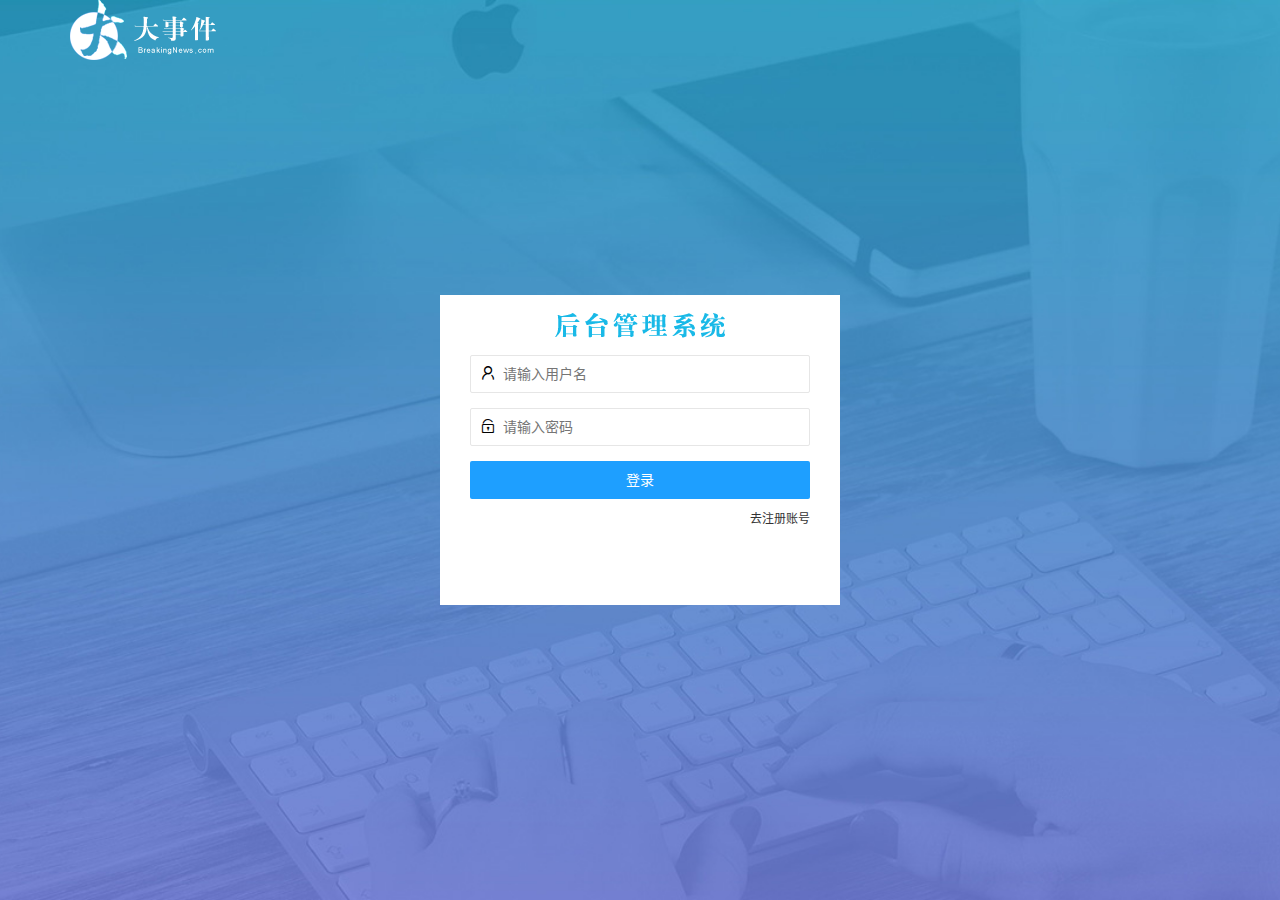
<file: login.html>
<!DOCTYPE html>
<html lang="zh-CN">

<head>
    <meta charset="UTF-8">
    <meta http-equiv="X-UA-Compatible" content="IE=edge">
    <meta name="viewport" content="width=device-width, initial-scale=1.0">
    <title>大事件-登录</title>
    <link rel="stylesheet" href="assets/css/login.css">
    <link rel="stylesheet" href="assets/lib/layui/css/layui.css">
    <script src="/assets/lib/jquery.js"></script>
    <script src="assets/lib/layui/layui.all.js"></script>
    <script src="/assets/js/login.js"></script>
    <script src="assets/js/baseAPI.js"></script>
   
</head>

<body>
    <div class="layui-main">
        <img src="assets/images/logo.png" alt="">
    </div>
    <div class="loginAndRegBox">
        <div class="title-box"></div>
        <div class="login-box">
            <form class="layui-form" id="form_login">
                <div class="layui-form-item">  
                    <i class="layui-icon layui-icon-username"></i> 
                    <input type="text" name="username" required  lay-verify="required" placeholder="请输入用户名" autocomplete="off" class="layui-input">
                </div>
                <div class="layui-form-item"> 
                    <i class="layui-icon layui-icon-password"></i>       
                    <input type="password" name="password" required  lay-verify="required|pwd" placeholder="请输入密码" autocomplete="off" class="layui-input">
                </div>
                <button class="layui-btn layui-btn-fluid layui-btn-normal" lay-submit>登录</button>
                <div class="layui-form-item links">
                    <a href="javascript:;" id="link_reg">去注册账号</a>
                </div>
            </form>
            
        </div>
        <div class="reg-box"  style="display: none;" >
            <form class="layui-form" action="" id="form_reg">
                
                <div class="layui-form-item">  
                    <i class="layui-icon layui-icon-username"></i> 
                    <input type="text" name="username" required  lay-verify="required" placeholder="请输入用户名" autocomplete="off" class="layui-input">
                </div>

                <div class="layui-form-item"> 
                    <i class="layui-icon layui-icon-password"></i>       
                    <input type="password" name="password" required  lay-verify="required|pwd" placeholder="请输入密码" autocomplete="off" class="layui-input">
                </div>

                <div class="layui-form-item"> 
                    <i class="layui-icon layui-icon-password"></i>       
                    <input type="password" name="repassword" required  lay-verify="required|pwd|repwd" placeholder="再次确认密码" autocomplete="off" class="layui-input">
                </div>

                <button class="layui-btn layui-btn-fluid layui-btn-normal" lay-submit>注册</button>

                <div class="layui-form-item links">
                    <a href="javascript:;" id="link_login">去登陆</a>
                </div>
            </form>
            
        </div>
    </div>
</body>

</html>
</file>
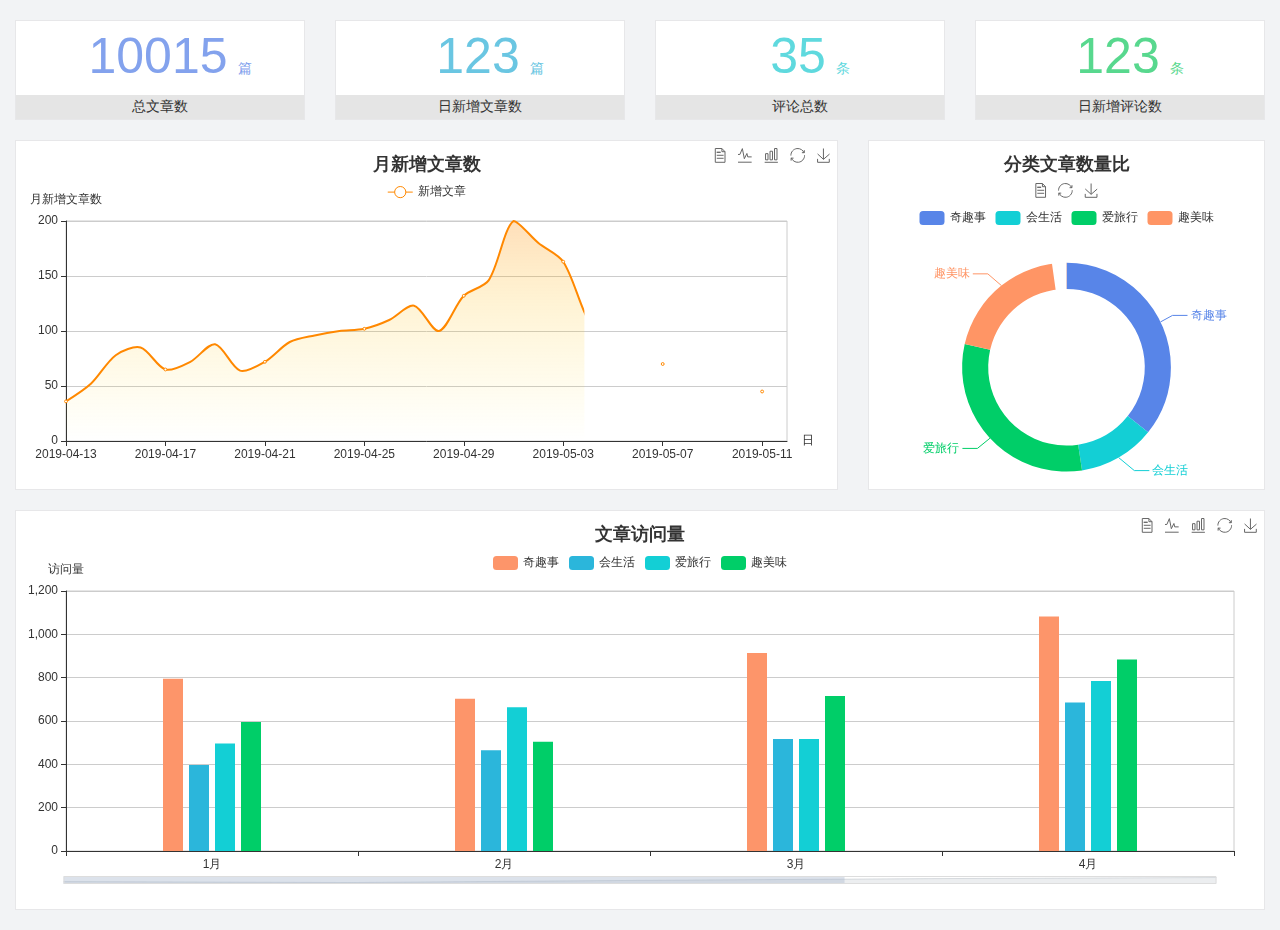
<file: home/dashboard.html>
<!DOCTYPE html>
<html lang="en">

<head>
  <meta charset="UTF-8">
  <meta name="viewport" content="width=device-width, initial-scale=1.0">
  <meta http-equiv="X-UA-Compatible" content="ie=edge">
  <title>图表统计</title>
  <link rel="stylesheet" href="../../assets/lib/bootstrap.css" />
  <link rel="stylesheet" href="../../assets/lib/main.css" />
  <script src="../../assets/lib/jquery.js"></script>
  <script type="text/javascript" src="../../assets/lib/echarts.min.js"></script>
</head>

<body>
  <div class="container-fluid">
    <div class="row spannel_list">
      <div class="col-sm-3 col-xs-6">
        <div class="spannel">
          <em>10015</em><span>篇</span>
          <b>总文章数</b>
        </div>
      </div>
      <div class="col-sm-3 col-xs-6">
        <div class="spannel scolor01">
          <em>123</em><span>篇</span>
          <b>日新增文章数</b>
        </div>
      </div>
      <div class="col-sm-3 col-xs-6">
        <div class="spannel scolor02">
          <em>35</em><span>条</span>
          <b>评论总数</b>
        </div>
      </div>
      <div class="col-sm-3 col-xs-6">
        <div class="spannel scolor03">
          <em>123</em><span>条</span>
          <b>日新增评论数</b>
        </div>
      </div>
    </div>
  </div>

  <div class="container-fluid">
    <div class="row curve-pie">
      <div class="col-lg-8 col-md-8">
        <div class="gragh_pannel" id="curve_show"></div>
      </div>
      <div class="col-lg-4 col-md-4">
        <div class="gragh_pannel" id="pie_show"></div>
      </div>
    </div>
  </div>

  <div class="container-fluid">
    <div class="column_pannel" id="column_show"></div>
  </div>

  <script>
    var oChart = echarts.init(document.getElementById('curve_show'));
    var aList_all = [
      { 'count': 36, 'date': '2019-04-13' },
      { 'count': 52, 'date': '2019-04-14' },
      { 'count': 78, 'date': '2019-04-15' },
      { 'count': 85, 'date': '2019-04-16' },
      { 'count': 65, 'date': '2019-04-17' },
      { 'count': 72, 'date': '2019-04-18' },
      { 'count': 88, 'date': '2019-04-19' },
      { 'count': 64, 'date': '2019-04-20' },
      { 'count': 72, 'date': '2019-04-21' },
      { 'count': 90, 'date': '2019-04-22' },
      { 'count': 96, 'date': '2019-04-23' },
      { 'count': 100, 'date': '2019-04-24' },
      { 'count': 102, 'date': '2019-04-25' },
      { 'count': 110, 'date': '2019-04-26' },
      { 'count': 123, 'date': '2019-04-27' },
      { 'count': 100, 'date': '2019-04-28' },
      { 'count': 132, 'date': '2019-04-29' },
      { 'count': 146, 'date': '2019-04-30' },
      { 'count': 200, 'date': '2019-05-01' },
      { 'count': 180, 'date': '2019-05-02' },
      { 'count': 163, 'date': '2019-05-03' },
      { 'count': 110, 'date': '2019-05-04' },
      { 'count': 80, 'date': '2019-05-05' },
      { 'count': 82, 'date': '2019-05-06' },
      { 'count': 70, 'date': '2019-05-07' },
      { 'count': 65, 'date': '2019-05-08' },
      { 'count': 54, 'date': '2019-05-09' },
      { 'count': 40, 'date': '2019-05-10' },
      { 'count': 45, 'date': '2019-05-11' },
      { 'count': 38, 'date': '2019-05-12' },
    ];

    let aCount = [];
    let aDate = [];

    for (var i = 0; i < aList_all.length; i++) {
      aCount.push(aList_all[i].count);
      aDate.push(aList_all[i].date);
    }

    var chartopt = {
      title: {
        text: '月新增文章数',
        left: 'center',
        top: '10'
      },
      tooltip: {
        trigger: 'axis'
      },
      legend: {
        data: ['新增文章'],
        top: '40'
      },
      toolbox: {
        show: true,
        feature: {
          mark: { show: true },
          dataView: { show: true, readOnly: false },
          magicType: { show: true, type: ['line', 'bar'] },
          restore: { show: true },
          saveAsImage: { show: true }
        }
      },
      calculable: true,
      xAxis: [
        {
          name: '日',
          type: 'category',
          boundaryGap: false,
          data: aDate
        }
      ],
      yAxis: [
        {
          name: '月新增文章数',
          type: 'value'
        }
      ],
      series: [
        {
          name: '新增文章',
          type: 'line',
          smooth: true,
          itemStyle: { normal: { areaStyle: { type: 'default' }, color: '#f80' }, lineStyle: { color: '#f80' } },
          data: aCount
        }],
      areaStyle: {
        normal: {
          color: new echarts.graphic.LinearGradient(0, 0, 0, 1, [{
            offset: 0,
            color: 'rgba(255,136,0,0.39)'
          }, {
            offset: .34,
            color: 'rgba(255,180,0,0.25)'
          }, {
            offset: 1,
            color: 'rgba(255,222,0,0.00)'
          }])

        }
      },
      grid: {
        show: true,
        x: 50,
        x2: 50,
        y: 80,
        height: 220
      }
    };

    oChart.setOption(chartopt);


    var oPie = echarts.init(document.getElementById('pie_show'));
    var oPieopt =
    {
      title: {
        top: 10,
        text: '分类文章数量比',
        x: 'center'
      },
      tooltip: {
        trigger: 'item',
        formatter: "{a} <br/>{b} : {c} ({d}%)"
      },
      color: ['#5885e8', '#13cfd5', '#00ce68', '#ff9565'],
      legend: {
        x: 'center',
        top: 65,
        data: ['奇趣事', '会生活', '爱旅行', '趣美味']
      },
      toolbox: {
        show: true,
        x: 'center',
        top: 35,
        feature: {
          mark: { show: true },
          dataView: { show: true, readOnly: false },
          magicType: {
            show: true,
            type: ['pie', 'funnel'],
            option: {
              funnel: {
                x: '25%',
                width: '50%',
                funnelAlign: 'left',
                max: 1548
              }
            }
          },
          restore: { show: true },
          saveAsImage: { show: true }
        }
      },
      calculable: true,
      series: [
        {
          name: '访问来源',
          type: 'pie',
          radius: ['45%', '60%'],
          center: ['50%', '65%'],
          data: [
            { value: 300, name: '奇趣事' },
            { value: 100, name: '会生活' },
            { value: 260, name: '爱旅行' },
            { value: 180, name: '趣美味' }
          ]
        }
      ]
    };
    oPie.setOption(oPieopt);



    var oColumn = this.echarts.init(document.getElementById('column_show'));
    var oColumnopt =
    {
      title: {
        text: '文章访问量',
        left: 'center',
        top: '10'
      },
      tooltip: {
        trigger: 'axis'
      },
      legend: {
        data: ['奇趣事', '会生活', '爱旅行', '趣美味'],
        top: '40'
      },
      toolbox: {
        show: true,
        feature: {
          mark: { show: true },
          dataView: { show: true, readOnly: false },
          magicType: { show: true, type: ['line', 'bar'] },
          restore: { show: true },
          saveAsImage: { show: true }
        }
      },
      calculable: true,
      xAxis: [
        {
          type: 'category',
          data: ['1月', '2月', '3月', '4月', '5月']
        }
      ],
      yAxis: [
        {
          name: '访问量',
          type: 'value'
        }
      ],
      series: [
        {
          name: '奇趣事',
          type: 'bar',
          barWidth: 20,
          itemStyle: {
            normal: { areaStyle: { type: 'default' }, color: '#fd956a' }
          },
          data: [800, 708, 920, 1090, 1200]
        },
        {
          name: '会生活',
          type: 'bar',
          barWidth: 20,
          itemStyle: {
            normal: { areaStyle: { type: 'default' }, color: '#2bb6db' }
          },
          data: [400, 468, 520, 690, 800]
        },
        {
          name: '爱旅行',
          type: 'bar',
          barWidth: 20,
          itemStyle: {
            normal: { areaStyle: { type: 'default' }, color: '#13cfd5' }
          },
          data: [500, 668, 520, 790, 900]
        },
        {
          name: '趣美味',
          type: 'bar',
          barWidth: 20,
          itemStyle: {
            normal: { areaStyle: { type: 'default' }, color: '#00ce68' }
          },
          data: [600, 508, 720, 890, 1000]
        }
      ],
      grid: {
        show: true,
        x: 50,
        x2: 30,
        y: 80,
        height: 260
      },
      dataZoom: [//给x轴设置滚动条
        {
          start: 0,//默认为0
          end: 100 - 1000 / 31,//默认为100
          type: 'slider',
          show: true,
          xAxisIndex: [0],
          handleSize: 0,//滑动条的 左右2个滑动条的大小
          height: 8,//组件高度
          left: 45, //左边的距离
          right: 50,//右边的距离
          bottom: 26,//右边的距离
          handleColor: '#ddd',//h滑动图标的颜色
          handleStyle: {
            borderColor: "#cacaca",
            borderWidth: "1",
            shadowBlur: 2,
            background: "#ddd",
            shadowColor: "#ddd",
          }
        }]
    };
    oColumn.setOption(oColumnopt);
  </script>
</body>

</html>
</file>
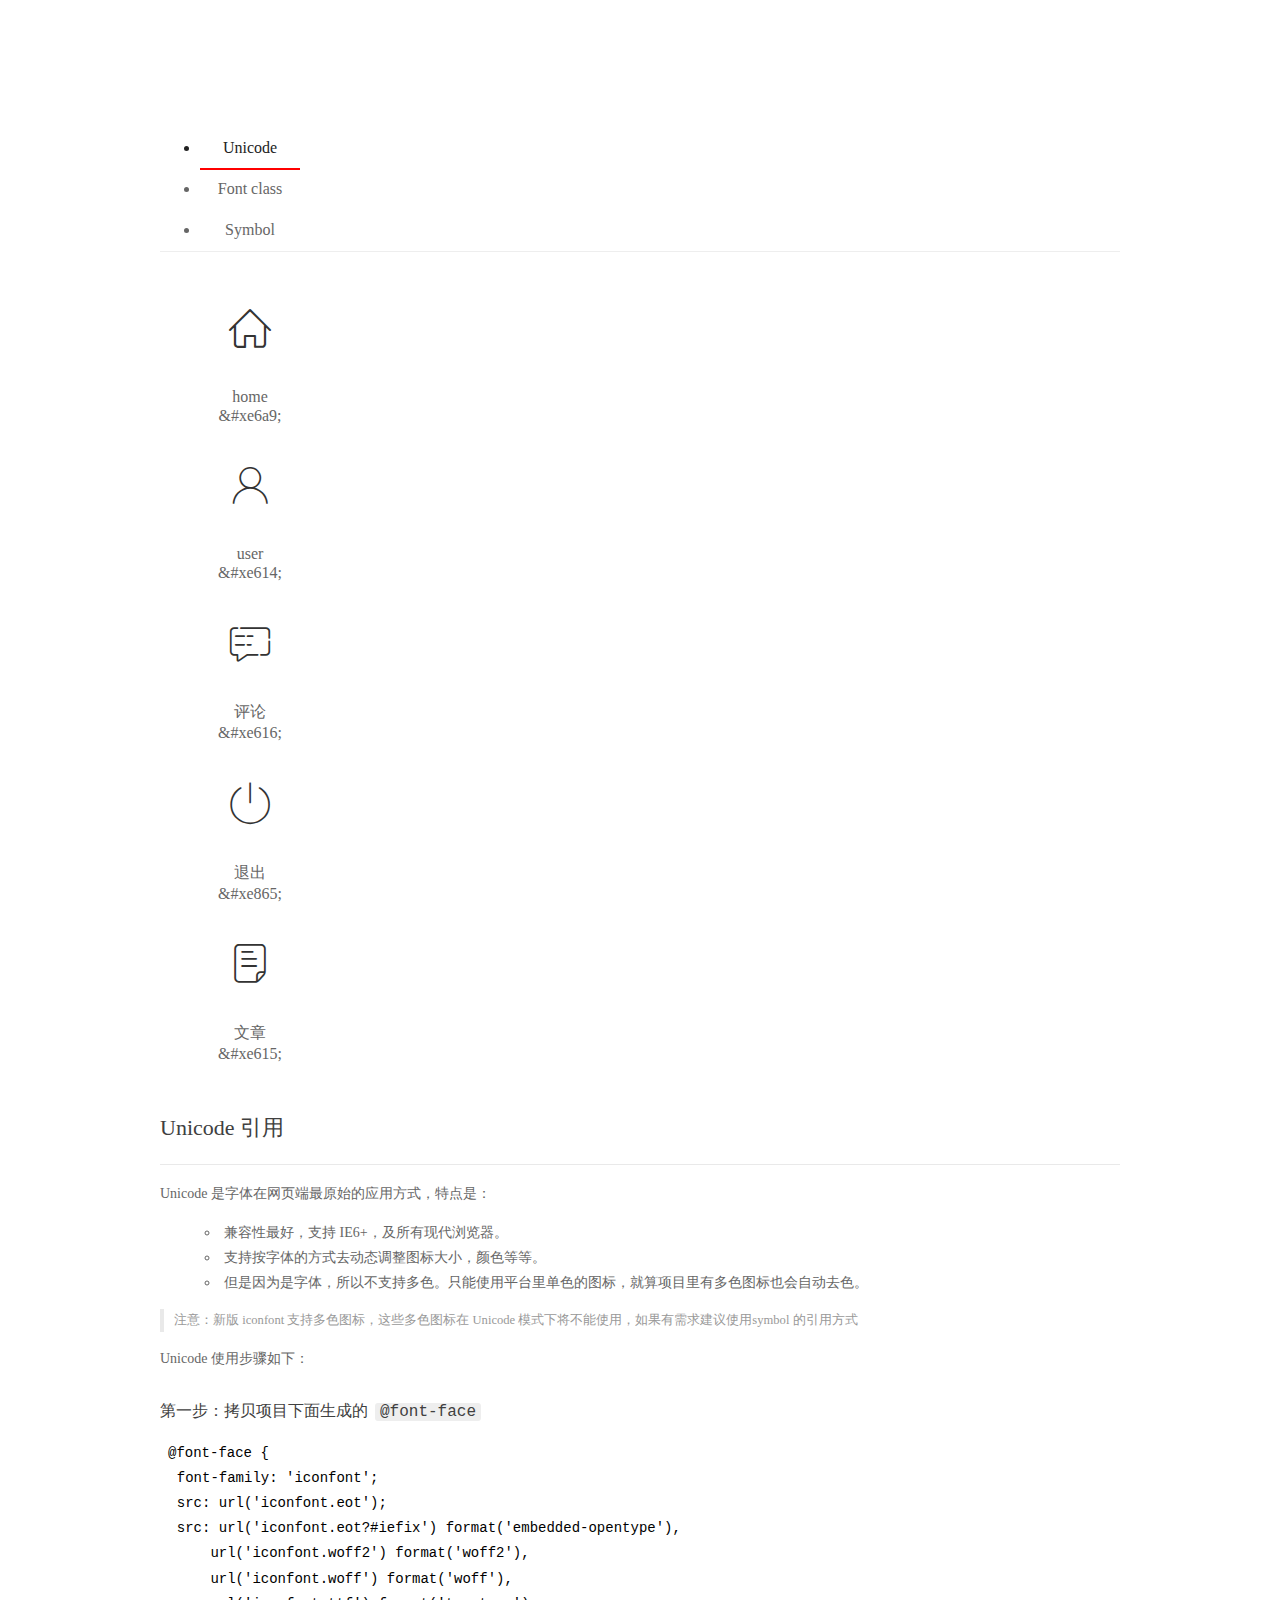
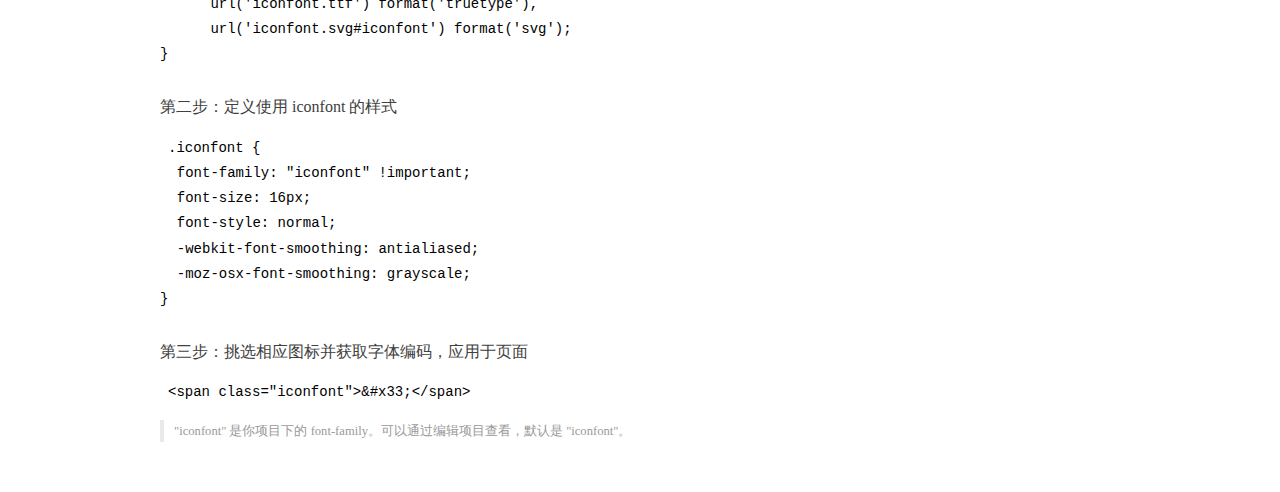
<file: assets/fonts/demo_index.html>
<!DOCTYPE html>
<html>
<head>
  <meta charset="utf-8"/>
  <title>IconFont Demo</title>
  <link rel="shortcut icon" href="https://gtms04.alicdn.com/tps/i4/TB1_oz6GVXXXXaFXpXXJDFnIXXX-64-64.ico" type="image/x-icon"/>
  <link rel="stylesheet" href="https://g.alicdn.com/thx/cube/1.3.2/cube.min.css">
  <link rel="stylesheet" href="demo.css">
  <link rel="stylesheet" href="iconfont.css">
  <script src="iconfont.js"></script>
  <!-- jQuery -->
  <script src="https://a1.alicdn.com/oss/uploads/2018/12/26/7bfddb60-08e8-11e9-9b04-53e73bb6408b.js"></script>
  <!-- 代码高亮 -->
  <script src="https://a1.alicdn.com/oss/uploads/2018/12/26/a3f714d0-08e6-11e9-8a15-ebf944d7534c.js"></script>
</head>
<body>
  <div class="main">
    <h1 class="logo"><a href="https://www.iconfont.cn/" title="iconfont 首页" target="_blank">&#xe86b;</a></h1>
    <div class="nav-tabs">
      <ul id="tabs" class="dib-box">
        <li class="dib active"><span>Unicode</span></li>
        <li class="dib"><span>Font class</span></li>
        <li class="dib"><span>Symbol</span></li>
      </ul>
      
    </div>
    <div class="tab-container">
      <div class="content unicode" style="display: block;">
          <ul class="icon_lists dib-box">
          
            <li class="dib">
              <span class="icon iconfont">&#xe6a9;</span>
                <div class="name">home</div>
                <div class="code-name">&amp;#xe6a9;</div>
              </li>
          
            <li class="dib">
              <span class="icon iconfont">&#xe614;</span>
                <div class="name">user</div>
                <div class="code-name">&amp;#xe614;</div>
              </li>
          
            <li class="dib">
              <span class="icon iconfont">&#xe616;</span>
                <div class="name">评论</div>
                <div class="code-name">&amp;#xe616;</div>
              </li>
          
            <li class="dib">
              <span class="icon iconfont">&#xe865;</span>
                <div class="name">退出</div>
                <div class="code-name">&amp;#xe865;</div>
              </li>
          
            <li class="dib">
              <span class="icon iconfont">&#xe615;</span>
                <div class="name">文章</div>
                <div class="code-name">&amp;#xe615;</div>
              </li>
          
          </ul>
          <div class="article markdown">
          <h2 id="unicode-">Unicode 引用</h2>
          <hr>

          <p>Unicode 是字体在网页端最原始的应用方式，特点是：</p>
          <ul>
            <li>兼容性最好，支持 IE6+，及所有现代浏览器。</li>
            <li>支持按字体的方式去动态调整图标大小，颜色等等。</li>
            <li>但是因为是字体，所以不支持多色。只能使用平台里单色的图标，就算项目里有多色图标也会自动去色。</li>
          </ul>
          <blockquote>
            <p>注意：新版 iconfont 支持多色图标，这些多色图标在 Unicode 模式下将不能使用，如果有需求建议使用symbol 的引用方式</p>
          </blockquote>
          <p>Unicode 使用步骤如下：</p>
          <h3 id="-font-face">第一步：拷贝项目下面生成的 <code>@font-face</code></h3>
<pre><code class="language-css"
>@font-face {
  font-family: 'iconfont';
  src: url('iconfont.eot');
  src: url('iconfont.eot?#iefix') format('embedded-opentype'),
      url('iconfont.woff2') format('woff2'),
      url('iconfont.woff') format('woff'),
      url('iconfont.ttf') format('truetype'),
      url('iconfont.svg#iconfont') format('svg');
}
</code></pre>
          <h3 id="-iconfont-">第二步：定义使用 iconfont 的样式</h3>
<pre><code class="language-css"
>.iconfont {
  font-family: "iconfont" !important;
  font-size: 16px;
  font-style: normal;
  -webkit-font-smoothing: antialiased;
  -moz-osx-font-smoothing: grayscale;
}
</code></pre>
          <h3 id="-">第三步：挑选相应图标并获取字体编码，应用于页面</h3>
<pre>
<code class="language-html"
>&lt;span class="iconfont"&gt;&amp;#x33;&lt;/span&gt;
</code></pre>
          <blockquote>
            <p>"iconfont" 是你项目下的 font-family。可以通过编辑项目查看，默认是 "iconfont"。</p>
          </blockquote>
          </div>
      </div>
      <div class="content font-class">
        <ul class="icon_lists dib-box">
          
          <li class="dib">
            <span class="icon iconfont icon-home"></span>
            <div class="name">
              home
            </div>
            <div class="code-name">.icon-home
            </div>
          </li>
          
          <li class="dib">
            <span class="icon iconfont icon-user"></span>
            <div class="name">
              user
            </div>
            <div class="code-name">.icon-user
            </div>
          </li>
          
          <li class="dib">
            <span class="icon iconfont icon-pinglun"></span>
            <div class="name">
              评论
            </div>
            <div class="code-name">.icon-pinglun
            </div>
          </li>
          
          <li class="dib">
            <span class="icon iconfont icon-tuichu"></span>
            <div class="name">
              退出
            </div>
            <div class="code-name">.icon-tuichu
            </div>
          </li>
          
          <li class="dib">
            <span class="icon iconfont icon-16"></span>
            <div class="name">
              文章
            </div>
            <div class="code-name">.icon-16
            </div>
          </li>
          
        </ul>
        <div class="article markdown">
        <h2 id="font-class-">font-class 引用</h2>
        <hr>

        <p>font-class 是 Unicode 使用方式的一种变种，主要是解决 Unicode 书写不直观，语意不明确的问题。</p>
        <p>与 Unicode 使用方式相比，具有如下特点：</p>
        <ul>
          <li>兼容性良好，支持 IE8+，及所有现代浏览器。</li>
          <li>相比于 Unicode 语意明确，书写更直观。可以很容易分辨这个 icon 是什么。</li>
          <li>因为使用 class 来定义图标，所以当要替换图标时，只需要修改 class 里面的 Unicode 引用。</li>
          <li>不过因为本质上还是使用的字体，所以多色图标还是不支持的。</li>
        </ul>
        <p>使用步骤如下：</p>
        <h3 id="-fontclass-">第一步：引入项目下面生成的 fontclass 代码：</h3>
<pre><code class="language-html">&lt;link rel="stylesheet" href="./iconfont.css"&gt;
</code></pre>
        <h3 id="-">第二步：挑选相应图标并获取类名，应用于页面：</h3>
<pre><code class="language-html">&lt;span class="iconfont icon-xxx"&gt;&lt;/span&gt;
</code></pre>
        <blockquote>
          <p>"
            iconfont" 是你项目下的 font-family。可以通过编辑项目查看，默认是 "iconfont"。</p>
        </blockquote>
      </div>
      </div>
      <div class="content symbol">
          <ul class="icon_lists dib-box">
          
            <li class="dib">
                <svg class="icon svg-icon" aria-hidden="true">
                  <use xlink:href="#icon-home"></use>
                </svg>
                <div class="name">home</div>
                <div class="code-name">#icon-home</div>
            </li>
          
            <li class="dib">
                <svg class="icon svg-icon" aria-hidden="true">
                  <use xlink:href="#icon-user"></use>
                </svg>
                <div class="name">user</div>
                <div class="code-name">#icon-user</div>
            </li>
          
            <li class="dib">
                <svg class="icon svg-icon" aria-hidden="true">
                  <use xlink:href="#icon-pinglun"></use>
                </svg>
                <div class="name">评论</div>
                <div class="code-name">#icon-pinglun</div>
            </li>
          
            <li class="dib">
                <svg class="icon svg-icon" aria-hidden="true">
                  <use xlink:href="#icon-tuichu"></use>
                </svg>
                <div class="name">退出</div>
                <div class="code-name">#icon-tuichu</div>
            </li>
          
            <li class="dib">
                <svg class="icon svg-icon" aria-hidden="true">
                  <use xlink:href="#icon-16"></use>
                </svg>
                <div class="name">文章</div>
                <div class="code-name">#icon-16</div>
            </li>
          
          </ul>
          <div class="article markdown">
          <h2 id="symbol-">Symbol 引用</h2>
          <hr>

          <p>这是一种全新的使用方式，应该说这才是未来的主流，也是平台目前推荐的用法。相关介绍可以参考这篇<a href="">文章</a>
            这种用法其实是做了一个 SVG 的集合，与另外两种相比具有如下特点：</p>
          <ul>
            <li>支持多色图标了，不再受单色限制。</li>
            <li>通过一些技巧，支持像字体那样，通过 <code>font-size</code>, <code>color</code> 来调整样式。</li>
            <li>兼容性较差，支持 IE9+，及现代浏览器。</li>
            <li>浏览器渲染 SVG 的性能一般，还不如 png。</li>
          </ul>
          <p>使用步骤如下：</p>
          <h3 id="-symbol-">第一步：引入项目下面生成的 symbol 代码：</h3>
<pre><code class="language-html">&lt;script src="./iconfont.js"&gt;&lt;/script&gt;
</code></pre>
          <h3 id="-css-">第二步：加入通用 CSS 代码（引入一次就行）：</h3>
<pre><code class="language-html">&lt;style&gt;
.icon {
  width: 1em;
  height: 1em;
  vertical-align: -0.15em;
  fill: currentColor;
  overflow: hidden;
}
&lt;/style&gt;
</code></pre>
          <h3 id="-">第三步：挑选相应图标并获取类名，应用于页面：</h3>
<pre><code class="language-html">&lt;svg class="icon" aria-hidden="true"&gt;
  &lt;use xlink:href="#icon-xxx"&gt;&lt;/use&gt;
&lt;/svg&gt;
</code></pre>
          </div>
      </div>

    </div>
  </div>
  <script>
  $(document).ready(function () {
      $('.tab-container .content:first').show()

      $('#tabs li').click(function (e) {
        var tabContent = $('.tab-container .content')
        var index = $(this).index()

        if ($(this).hasClass('active')) {
          return
        } else {
          $('#tabs li').removeClass('active')
          $(this).addClass('active')

          tabContent.hide().eq(index).fadeIn()
        }
      })
    })
  </script>
</body>
</html>
</file>
<file: assets/css/login.css>
html,
body {

    padding: 0;
    margin: 0;
    width: 100%;
    height: 100%;
    background: url('../images/login_bg.jpg') no-repeat center;
    background-size: cover;
}

* {
    box-sizing: border-box;
}

.loginAndRegBox {
    width: 400px;
    height: 310px;
    background-color: #fff;
    position: absolute;
    left: 50%;
    top: 50%;
    transform: translate(-50%, -50%);
}

.title-box {
    height: 60px;
    background: url('/assets/images/login_title.png') no-repeat center;
}

.layui-form {
    padding: 0 30px;
}

.links {
    margin-top: 10px;
    display: flex;
    justify-content: flex-end;
    font-size: 12px;
}

.layui-form-item {
    position: relative;
}

.layui-icon {
    position: absolute;
    left: 10px;
    top: 10px;
}

.layui-input {
    padding-left: 32px !important;
}
</file>
<file: assets/lib/layui/css/layui.css>
/** layui-v2.5.5 MIT License By https://www.layui.com */
 .layui-inline,img{display:inline-block;vertical-align:middle}h1,h2,h3,h4,h5,h6{font-weight:400}.layui-edge,.layui-header,.layui-inline,.layui-main{position:relative}.layui-body,.layui-edge,.layui-elip{overflow:hidden}.layui-btn,.layui-edge,.layui-inline,img{vertical-align:middle}.layui-btn,.layui-disabled,.layui-icon,.layui-unselect{-moz-user-select:none;-webkit-user-select:none;-ms-user-select:none}.layui-elip,.layui-form-checkbox span,.layui-form-pane .layui-form-label{text-overflow:ellipsis;white-space:nowrap}.layui-breadcrumb,.layui-tree-btnGroup{visibility:hidden}blockquote,body,button,dd,div,dl,dt,form,h1,h2,h3,h4,h5,h6,input,li,ol,p,pre,td,textarea,th,ul{margin:0;padding:0;-webkit-tap-highlight-color:rgba(0,0,0,0)}a:active,a:hover{outline:0}img{border:none}li{list-style:none}table{border-collapse:collapse;border-spacing:0}h4,h5,h6{font-size:100%}button,input,optgroup,option,select,textarea{font-family:inherit;font-size:inherit;font-style:inherit;font-weight:inherit;outline:0}pre{white-space:pre-wrap;white-space:-moz-pre-wrap;white-space:-pre-wrap;white-space:-o-pre-wrap;word-wrap:break-word}body{line-height:24px;font:14px Helvetica Neue,Helvetica,PingFang SC,Tahoma,Arial,sans-serif}hr{height:1px;margin:10px 0;border:0;clear:both}a{color:#333;text-decoration:none}a:hover{color:#777}a cite{font-style:normal;*cursor:pointer}.layui-border-box,.layui-border-box *{box-sizing:border-box}.layui-box,.layui-box *{box-sizing:content-box}.layui-clear{clear:both;*zoom:1}.layui-clear:after{content:'\20';clear:both;*zoom:1;display:block;height:0}.layui-inline{*display:inline;*zoom:1}.layui-edge{display:inline-block;width:0;height:0;border-width:6px;border-style:dashed;border-color:transparent}.layui-edge-top{top:-4px;border-bottom-color:#999;border-bottom-style:solid}.layui-edge-right{border-left-color:#999;border-left-style:solid}.layui-edge-bottom{top:2px;border-top-color:#999;border-top-style:solid}.layui-edge-left{border-right-color:#999;border-right-style:solid}.layui-disabled,.layui-disabled:hover{color:#d2d2d2!important;cursor:not-allowed!important}.layui-circle{border-radius:100%}.layui-show{display:block!important}.layui-hide{display:none!important}@font-face{font-family:layui-icon;src:url(../font/iconfont.eot?v=250);src:url(../font/iconfont.eot?v=250#iefix) format('embedded-opentype'),url(../font/iconfont.woff2?v=250) format('woff2'),url(../font/iconfont.woff?v=250) format('woff'),url(../font/iconfont.ttf?v=250) format('truetype'),url(../font/iconfont.svg?v=250#layui-icon) format('svg')}.layui-icon{font-family:layui-icon!important;font-size:16px;font-style:normal;-webkit-font-smoothing:antialiased;-moz-osx-font-smoothing:grayscale}.layui-icon-reply-fill:before{content:"\e611"}.layui-icon-set-fill:before{content:"\e614"}.layui-icon-menu-fill:before{content:"\e60f"}.layui-icon-search:before{content:"\e615"}.layui-icon-share:before{content:"\e641"}.layui-icon-set-sm:before{content:"\e620"}.layui-icon-engine:before{content:"\e628"}.layui-icon-close:before{content:"\1006"}.layui-icon-close-fill:before{content:"\1007"}.layui-icon-chart-screen:before{content:"\e629"}.layui-icon-star:before{content:"\e600"}.layui-icon-circle-dot:before{content:"\e617"}.layui-icon-chat:before{content:"\e606"}.layui-icon-release:before{content:"\e609"}.layui-icon-list:before{content:"\e60a"}.layui-icon-chart:before{content:"\e62c"}.layui-icon-ok-circle:before{content:"\1005"}.layui-icon-layim-theme:before{content:"\e61b"}.layui-icon-table:before{content:"\e62d"}.layui-icon-right:before{content:"\e602"}.layui-icon-left:before{content:"\e603"}.layui-icon-cart-simple:before{content:"\e698"}.layui-icon-face-cry:before{content:"\e69c"}.layui-icon-face-smile:before{content:"\e6af"}.layui-icon-survey:before{content:"\e6b2"}.layui-icon-tree:before{content:"\e62e"}.layui-icon-upload-circle:before{content:"\e62f"}.layui-icon-add-circle:before{content:"\e61f"}.layui-icon-download-circle:before{content:"\e601"}.layui-icon-templeate-1:before{content:"\e630"}.layui-icon-util:before{content:"\e631"}.layui-icon-face-surprised:before{content:"\e664"}.layui-icon-edit:before{content:"\e642"}.layui-icon-speaker:before{content:"\e645"}.layui-icon-down:before{content:"\e61a"}.layui-icon-file:before{content:"\e621"}.layui-icon-layouts:before{content:"\e632"}.layui-icon-rate-half:before{content:"\e6c9"}.layui-icon-add-circle-fine:before{content:"\e608"}.layui-icon-prev-circle:before{content:"\e633"}.layui-icon-read:before{content:"\e705"}.layui-icon-404:before{content:"\e61c"}.layui-icon-carousel:before{content:"\e634"}.layui-icon-help:before{content:"\e607"}.layui-icon-code-circle:before{content:"\e635"}.layui-icon-water:before{content:"\e636"}.layui-icon-username:before{content:"\e66f"}.layui-icon-find-fill:before{content:"\e670"}.layui-icon-about:before{content:"\e60b"}.layui-icon-location:before{content:"\e715"}.layui-icon-up:before{content:"\e619"}.layui-icon-pause:before{content:"\e651"}.layui-icon-date:before{content:"\e637"}.layui-icon-layim-uploadfile:before{content:"\e61d"}.layui-icon-delete:before{content:"\e640"}.layui-icon-play:before{content:"\e652"}.layui-icon-top:before{content:"\e604"}.layui-icon-friends:before{content:"\e612"}.layui-icon-refresh-3:before{content:"\e9aa"}.layui-icon-ok:before{content:"\e605"}.layui-icon-layer:before{content:"\e638"}.layui-icon-face-smile-fine:before{content:"\e60c"}.layui-icon-dollar:before{content:"\e659"}.layui-icon-group:before{content:"\e613"}.layui-icon-layim-download:before{content:"\e61e"}.layui-icon-picture-fine:before{content:"\e60d"}.layui-icon-link:before{content:"\e64c"}.layui-icon-diamond:before{content:"\e735"}.layui-icon-log:before{content:"\e60e"}.layui-icon-rate-solid:before{content:"\e67a"}.layui-icon-fonts-del:before{content:"\e64f"}.layui-icon-unlink:before{content:"\e64d"}.layui-icon-fonts-clear:before{content:"\e639"}.layui-icon-triangle-r:before{content:"\e623"}.layui-icon-circle:before{content:"\e63f"}.layui-icon-radio:before{content:"\e643"}.layui-icon-align-center:before{content:"\e647"}.layui-icon-align-right:before{content:"\e648"}.layui-icon-align-left:before{content:"\e649"}.layui-icon-loading-1:before{content:"\e63e"}.layui-icon-return:before{content:"\e65c"}.layui-icon-fonts-strong:before{content:"\e62b"}.layui-icon-upload:before{content:"\e67c"}.layui-icon-dialogue:before{content:"\e63a"}.layui-icon-video:before{content:"\e6ed"}.layui-icon-headset:before{content:"\e6fc"}.layui-icon-cellphone-fine:before{content:"\e63b"}.layui-icon-add-1:before{content:"\e654"}.layui-icon-face-smile-b:before{content:"\e650"}.layui-icon-fonts-html:before{content:"\e64b"}.layui-icon-form:before{content:"\e63c"}.layui-icon-cart:before{content:"\e657"}.layui-icon-camera-fill:before{content:"\e65d"}.layui-icon-tabs:before{content:"\e62a"}.layui-icon-fonts-code:before{content:"\e64e"}.layui-icon-fire:before{content:"\e756"}.layui-icon-set:before{content:"\e716"}.layui-icon-fonts-u:before{content:"\e646"}.layui-icon-triangle-d:before{content:"\e625"}.layui-icon-tips:before{content:"\e702"}.layui-icon-picture:before{content:"\e64a"}.layui-icon-more-vertical:before{content:"\e671"}.layui-icon-flag:before{content:"\e66c"}.layui-icon-loading:before{content:"\e63d"}.layui-icon-fonts-i:before{content:"\e644"}.layui-icon-refresh-1:before{content:"\e666"}.layui-icon-rmb:before{content:"\e65e"}.layui-icon-home:before{content:"\e68e"}.layui-icon-user:before{content:"\e770"}.layui-icon-notice:before{content:"\e667"}.layui-icon-login-weibo:before{content:"\e675"}.layui-icon-voice:before{content:"\e688"}.layui-icon-upload-drag:before{content:"\e681"}.layui-icon-login-qq:before{content:"\e676"}.layui-icon-snowflake:before{content:"\e6b1"}.layui-icon-file-b:before{content:"\e655"}.layui-icon-template:before{content:"\e663"}.layui-icon-auz:before{content:"\e672"}.layui-icon-console:before{content:"\e665"}.layui-icon-app:before{content:"\e653"}.layui-icon-prev:before{content:"\e65a"}.layui-icon-website:before{content:"\e7ae"}.layui-icon-next:before{content:"\e65b"}.layui-icon-component:before{content:"\e857"}.layui-icon-more:before{content:"\e65f"}.layui-icon-login-wechat:before{content:"\e677"}.layui-icon-shrink-right:before{content:"\e668"}.layui-icon-spread-left:before{content:"\e66b"}.layui-icon-camera:before{content:"\e660"}.layui-icon-note:before{content:"\e66e"}.layui-icon-refresh:before{content:"\e669"}.layui-icon-female:before{content:"\e661"}.layui-icon-male:before{content:"\e662"}.layui-icon-password:before{content:"\e673"}.layui-icon-senior:before{content:"\e674"}.layui-icon-theme:before{content:"\e66a"}.layui-icon-tread:before{content:"\e6c5"}.layui-icon-praise:before{content:"\e6c6"}.layui-icon-star-fill:before{content:"\e658"}.layui-icon-rate:before{content:"\e67b"}.layui-icon-template-1:before{content:"\e656"}.layui-icon-vercode:before{content:"\e679"}.layui-icon-cellphone:before{content:"\e678"}.layui-icon-screen-full:before{content:"\e622"}.layui-icon-screen-restore:before{content:"\e758"}.layui-icon-cols:before{content:"\e610"}.layui-icon-export:before{content:"\e67d"}.layui-icon-print:before{content:"\e66d"}.layui-icon-slider:before{content:"\e714"}.layui-icon-addition:before{content:"\e624"}.layui-icon-subtraction:before{content:"\e67e"}.layui-icon-service:before{content:"\e626"}.layui-icon-transfer:before{content:"\e691"}.layui-main{width:1140px;margin:0 auto}.layui-header{z-index:1000;height:60px}.layui-header a:hover{transition:all .5s;-webkit-transition:all .5s}.layui-side{position:fixed;left:0;top:0;bottom:0;z-index:999;width:200px;overflow-x:hidden}.layui-side-scroll{position:relative;width:220px;height:100%;overflow-x:hidden}.layui-body{position:absolute;left:200px;right:0;top:0;bottom:0;z-index:998;width:auto;overflow-y:auto;box-sizing:border-box}.layui-layout-body{overflow:hidden}.layui-layout-admin .layui-header{background-color:#23262E}.layui-layout-admin .layui-side{top:60px;width:200px;overflow-x:hidden}.layui-layout-admin .layui-body{position:fixed;top:60px;bottom:44px}.layui-layout-admin .layui-main{width:auto;margin:0 15px}.layui-layout-admin .layui-footer{position:fixed;left:200px;right:0;bottom:0;height:44px;line-height:44px;padding:0 15px;background-color:#eee}.layui-layout-admin .layui-logo{position:absolute;left:0;top:0;width:200px;height:100%;line-height:60px;text-align:center;color:#009688;font-size:16px}.layui-layout-admin .layui-header .layui-nav{background:0 0}.layui-layout-left{position:absolute!important;left:200px;top:0}.layui-layout-right{position:absolute!important;right:0;top:0}.layui-container{position:relative;margin:0 auto;padding:0 15px;box-sizing:border-box}.layui-fluid{position:relative;margin:0 auto;padding:0 15px}.layui-row:after,.layui-row:before{content:'';display:block;clear:both}.layui-col-lg1,.layui-col-lg10,.layui-col-lg11,.layui-col-lg12,.layui-col-lg2,.layui-col-lg3,.layui-col-lg4,.layui-col-lg5,.layui-col-lg6,.layui-col-lg7,.layui-col-lg8,.layui-col-lg9,.layui-col-md1,.layui-col-md10,.layui-col-md11,.layui-col-md12,.layui-col-md2,.layui-col-md3,.layui-col-md4,.layui-col-md5,.layui-col-md6,.layui-col-md7,.layui-col-md8,.layui-col-md9,.layui-col-sm1,.layui-col-sm10,.layui-col-sm11,.layui-col-sm12,.layui-col-sm2,.layui-col-sm3,.layui-col-sm4,.layui-col-sm5,.layui-col-sm6,.layui-col-sm7,.layui-col-sm8,.layui-col-sm9,.layui-col-xs1,.layui-col-xs10,.layui-col-xs11,.layui-col-xs12,.layui-col-xs2,.layui-col-xs3,.layui-col-xs4,.layui-col-xs5,.layui-col-xs6,.layui-col-xs7,.layui-col-xs8,.layui-col-xs9{position:relative;display:block;box-sizing:border-box}.layui-col-xs1,.layui-col-xs10,.layui-col-xs11,.layui-col-xs12,.layui-col-xs2,.layui-col-xs3,.layui-col-xs4,.layui-col-xs5,.layui-col-xs6,.layui-col-xs7,.layui-col-xs8,.layui-col-xs9{float:left}.layui-col-xs1{width:8.33333333%}.layui-col-xs2{width:16.66666667%}.layui-col-xs3{width:25%}.layui-col-xs4{width:33.33333333%}.layui-col-xs5{width:41.66666667%}.layui-col-xs6{width:50%}.layui-col-xs7{width:58.33333333%}.layui-col-xs8{width:66.66666667%}.layui-col-xs9{width:75%}.layui-col-xs10{width:83.33333333%}.layui-col-xs11{width:91.66666667%}.layui-col-xs12{width:100%}.layui-col-xs-offset1{margin-left:8.33333333%}.layui-col-xs-offset2{margin-left:16.66666667%}.layui-col-xs-offset3{margin-left:25%}.layui-col-xs-offset4{margin-left:33.33333333%}.layui-col-xs-offset5{margin-left:41.66666667%}.layui-col-xs-offset6{margin-left:50%}.layui-col-xs-offset7{margin-left:58.33333333%}.layui-col-xs-offset8{margin-left:66.66666667%}.layui-col-xs-offset9{margin-left:75%}.layui-col-xs-offset10{margin-left:83.33333333%}.layui-col-xs-offset11{margin-left:91.66666667%}.layui-col-xs-offset12{margin-left:100%}@media screen and (max-width:768px){.layui-hide-xs{display:none!important}.layui-show-xs-block{display:block!important}.layui-show-xs-inline{display:inline!important}.layui-show-xs-inline-block{display:inline-block!important}}@media screen and (min-width:768px){.layui-container{width:750px}.layui-hide-sm{display:none!important}.layui-show-sm-block{display:block!important}.layui-show-sm-inline{display:inline!important}.layui-show-sm-inline-block{display:inline-block!important}.layui-col-sm1,.layui-col-sm10,.layui-col-sm11,.layui-col-sm12,.layui-col-sm2,.layui-col-sm3,.layui-col-sm4,.layui-col-sm5,.layui-col-sm6,.layui-col-sm7,.layui-col-sm8,.layui-col-sm9{float:left}.layui-col-sm1{width:8.33333333%}.layui-col-sm2{width:16.66666667%}.layui-col-sm3{width:25%}.layui-col-sm4{width:33.33333333%}.layui-col-sm5{width:41.66666667%}.layui-col-sm6{width:50%}.layui-col-sm7{width:58.33333333%}.layui-col-sm8{width:66.66666667%}.layui-col-sm9{width:75%}.layui-col-sm10{width:83.33333333%}.layui-col-sm11{width:91.66666667%}.layui-col-sm12{width:100%}.layui-col-sm-offset1{margin-left:8.33333333%}.layui-col-sm-offset2{margin-left:16.66666667%}.layui-col-sm-offset3{margin-left:25%}.layui-col-sm-offset4{margin-left:33.33333333%}.layui-col-sm-offset5{margin-left:41.66666667%}.layui-col-sm-offset6{margin-left:50%}.layui-col-sm-offset7{margin-left:58.33333333%}.layui-col-sm-offset8{margin-left:66.66666667%}.layui-col-sm-offset9{margin-left:75%}.layui-col-sm-offset10{margin-left:83.33333333%}.layui-col-sm-offset11{margin-left:91.66666667%}.layui-col-sm-offset12{margin-left:100%}}@media screen and (min-width:992px){.layui-container{width:970px}.layui-hide-md{display:none!important}.layui-show-md-block{display:block!important}.layui-show-md-inline{display:inline!important}.layui-show-md-inline-block{display:inline-block!important}.layui-col-md1,.layui-col-md10,.layui-col-md11,.layui-col-md12,.layui-col-md2,.layui-col-md3,.layui-col-md4,.layui-col-md5,.layui-col-md6,.layui-col-md7,.layui-col-md8,.layui-col-md9{float:left}.layui-col-md1{width:8.33333333%}.layui-col-md2{width:16.66666667%}.layui-col-md3{width:25%}.layui-col-md4{width:33.33333333%}.layui-col-md5{width:41.66666667%}.layui-col-md6{width:50%}.layui-col-md7{width:58.33333333%}.layui-col-md8{width:66.66666667%}.layui-col-md9{width:75%}.layui-col-md10{width:83.33333333%}.layui-col-md11{width:91.66666667%}.layui-col-md12{width:100%}.layui-col-md-offset1{margin-left:8.33333333%}.layui-col-md-offset2{margin-left:16.66666667%}.layui-col-md-offset3{margin-left:25%}.layui-col-md-offset4{margin-left:33.33333333%}.layui-col-md-offset5{margin-left:41.66666667%}.layui-col-md-offset6{margin-left:50%}.layui-col-md-offset7{margin-left:58.33333333%}.layui-col-md-offset8{margin-left:66.66666667%}.layui-col-md-offset9{margin-left:75%}.layui-col-md-offset10{margin-left:83.33333333%}.layui-col-md-offset11{margin-left:91.66666667%}.layui-col-md-offset12{margin-left:100%}}@media screen and (min-width:1200px){.layui-container{width:1170px}.layui-hide-lg{display:none!important}.layui-show-lg-block{display:block!important}.layui-show-lg-inline{display:inline!important}.layui-show-lg-inline-block{display:inline-block!important}.layui-col-lg1,.layui-col-lg10,.layui-col-lg11,.layui-col-lg12,.layui-col-lg2,.layui-col-lg3,.layui-col-lg4,.layui-col-lg5,.layui-col-lg6,.layui-col-lg7,.layui-col-lg8,.layui-col-lg9{float:left}.layui-col-lg1{width:8.33333333%}.layui-col-lg2{width:16.66666667%}.layui-col-lg3{width:25%}.layui-col-lg4{width:33.33333333%}.layui-col-lg5{width:41.66666667%}.layui-col-lg6{width:50%}.layui-col-lg7{width:58.33333333%}.layui-col-lg8{width:66.66666667%}.layui-col-lg9{width:75%}.layui-col-lg10{width:83.33333333%}.layui-col-lg11{width:91.66666667%}.layui-col-lg12{width:100%}.layui-col-lg-offset1{margin-left:8.33333333%}.layui-col-lg-offset2{margin-left:16.66666667%}.layui-col-lg-offset3{margin-left:25%}.layui-col-lg-offset4{margin-left:33.33333333%}.layui-col-lg-offset5{margin-left:41.66666667%}.layui-col-lg-offset6{margin-left:50%}.layui-col-lg-offset7{margin-left:58.33333333%}.layui-col-lg-offset8{margin-left:66.66666667%}.layui-col-lg-offset9{margin-left:75%}.layui-col-lg-offset10{margin-left:83.33333333%}.layui-col-lg-offset11{margin-left:91.66666667%}.layui-col-lg-offset12{margin-left:100%}}.layui-col-space1{margin:-.5px}.layui-col-space1>*{padding:.5px}.layui-col-space3{margin:-1.5px}.layui-col-space3>*{padding:1.5px}.layui-col-space5{margin:-2.5px}.layui-col-space5>*{padding:2.5px}.layui-col-space8{margin:-3.5px}.layui-col-space8>*{padding:3.5px}.layui-col-space10{margin:-5px}.layui-col-space10>*{padding:5px}.layui-col-space12{margin:-6px}.layui-col-space12>*{padding:6px}.layui-col-space15{margin:-7.5px}.layui-col-space15>*{padding:7.5px}.layui-col-space18{margin:-9px}.layui-col-space18>*{padding:9px}.layui-col-space20{margin:-10px}.layui-col-space20>*{padding:10px}.layui-col-space22{margin:-11px}.layui-col-space22>*{padding:11px}.layui-col-space25{margin:-12.5px}.layui-col-space25>*{padding:12.5px}.layui-col-space30{margin:-15px}.layui-col-space30>*{padding:15px}.layui-btn,.layui-input,.layui-select,.layui-textarea,.layui-upload-button{outline:0;-webkit-appearance:none;transition:all .3s;-webkit-transition:all .3s;box-sizing:border-box}.layui-elem-quote{margin-bottom:10px;padding:15px;line-height:22px;border-left:5px solid #009688;border-radius:0 2px 2px 0;background-color:#f2f2f2}.layui-quote-nm{border-style:solid;border-width:1px 1px 1px 5px;background:0 0}.layui-elem-field{margin-bottom:10px;padding:0;border-width:1px;border-style:solid}.layui-elem-field legend{margin-left:20px;padding:0 10px;font-size:20px;font-weight:300}.layui-field-title{margin:10px 0 20px;border-width:1px 0 0}.layui-field-box{padding:10px 15px}.layui-field-title .layui-field-box{padding:10px 0}.layui-progress{position:relative;height:6px;border-radius:20px;background-color:#e2e2e2}.layui-progress-bar{position:absolute;left:0;top:0;width:0;max-width:100%;height:6px;border-radius:20px;text-align:right;background-color:#5FB878;transition:all .3s;-webkit-transition:all .3s}.layui-progress-big,.layui-progress-big .layui-progress-bar{height:18px;line-height:18px}.layui-progress-text{position:relative;top:-20px;line-height:18px;font-size:12px;color:#666}.layui-progress-big .layui-progress-text{position:static;padding:0 10px;color:#fff}.layui-collapse{border-width:1px;border-style:solid;border-radius:2px}.layui-colla-content,.layui-colla-item{border-top-width:1px;border-top-style:solid}.layui-colla-item:first-child{border-top:none}.layui-colla-title{position:relative;height:42px;line-height:42px;padding:0 15px 0 35px;color:#333;background-color:#f2f2f2;cursor:pointer;font-size:14px;overflow:hidden}.layui-colla-content{display:none;padding:10px 15px;line-height:22px;color:#666}.layui-colla-icon{position:absolute;left:15px;top:0;font-size:14px}.layui-card{margin-bottom:15px;border-radius:2px;background-color:#fff;box-shadow:0 1px 2px 0 rgba(0,0,0,.05)}.layui-card:last-child{margin-bottom:0}.layui-card-header{position:relative;height:42px;line-height:42px;padding:0 15px;border-bottom:1px solid #f6f6f6;color:#333;border-radius:2px 2px 0 0;font-size:14px}.layui-bg-black,.layui-bg-blue,.layui-bg-cyan,.layui-bg-green,.layui-bg-orange,.layui-bg-red{color:#fff!important}.layui-card-body{position:relative;padding:10px 15px;line-height:24px}.layui-card-body[pad15]{padding:15px}.layui-card-body[pad20]{padding:20px}.layui-card-body .layui-table{margin:5px 0}.layui-card .layui-tab{margin:0}.layui-panel-window{position:relative;padding:15px;border-radius:0;border-top:5px solid #E6E6E6;background-color:#fff}.layui-auxiliar-moving{position:fixed;left:0;right:0;top:0;bottom:0;width:100%;height:100%;background:0 0;z-index:9999999999}.layui-form-label,.layui-form-mid,.layui-form-select,.layui-input-block,.layui-input-inline,.layui-textarea{position:relative}.layui-bg-red{background-color:#FF5722!important}.layui-bg-orange{background-color:#FFB800!important}.layui-bg-green{background-color:#009688!important}.layui-bg-cyan{background-color:#2F4056!important}.layui-bg-blue{background-color:#1E9FFF!important}.layui-bg-black{background-color:#393D49!important}.layui-bg-gray{background-color:#eee!important;color:#666!important}.layui-badge-rim,.layui-colla-content,.layui-colla-item,.layui-collapse,.layui-elem-field,.layui-form-pane .layui-form-item[pane],.layui-form-pane .layui-form-label,.layui-input,.layui-layedit,.layui-layedit-tool,.layui-quote-nm,.layui-select,.layui-tab-bar,.layui-tab-card,.layui-tab-title,.layui-tab-title .layui-this:after,.layui-textarea{border-color:#e6e6e6}.layui-timeline-item:before,hr{background-color:#e6e6e6}.layui-text{line-height:22px;font-size:14px;color:#666}.layui-text h1,.layui-text h2,.layui-text h3{font-weight:500;color:#333}.layui-text h1{font-size:30px}.layui-text h2{font-size:24px}.layui-text h3{font-size:18px}.layui-text a:not(.layui-btn){color:#01AAED}.layui-text a:not(.layui-btn):hover{text-decoration:underline}.layui-text ul{padding:5px 0 5px 15px}.layui-text ul li{margin-top:5px;list-style-type:disc}.layui-text em,.layui-word-aux{color:#999!important;padding:0 5px!important}.layui-btn{display:inline-block;height:38px;line-height:38px;padding:0 18px;background-color:#009688;color:#fff;white-space:nowrap;text-align:center;font-size:14px;border:none;border-radius:2px;cursor:pointer}.layui-btn:hover{opacity:.8;filter:alpha(opacity=80);color:#fff}.layui-btn:active{opacity:1;filter:alpha(opacity=100)}.layui-btn+.layui-btn{margin-left:10px}.layui-btn-container{font-size:0}.layui-btn-container .layui-btn{margin-right:10px;margin-bottom:10px}.layui-btn-container .layui-btn+.layui-btn{margin-left:0}.layui-table .layui-btn-container .layui-btn{margin-bottom:9px}.layui-btn-radius{border-radius:100px}.layui-btn .layui-icon{margin-right:3px;font-size:18px;vertical-align:bottom;vertical-align:middle\9}.layui-btn-primary{border:1px solid #C9C9C9;background-color:#fff;color:#555}.layui-btn-primary:hover{border-color:#009688;color:#333}.layui-btn-normal{background-color:#1E9FFF}.layui-btn-warm{background-color:#FFB800}.layui-btn-danger{background-color:#FF5722}.layui-btn-checked{background-color:#5FB878}.layui-btn-disabled,.layui-btn-disabled:active,.layui-btn-disabled:hover{border:1px solid #e6e6e6;background-color:#FBFBFB;color:#C9C9C9;cursor:not-allowed;opacity:1}.layui-btn-lg{height:44px;line-height:44px;padding:0 25px;font-size:16px}.layui-btn-sm{height:30px;line-height:30px;padding:0 10px;font-size:12px}.layui-btn-sm i{font-size:16px!important}.layui-btn-xs{height:22px;line-height:22px;padding:0 5px;font-size:12px}.layui-btn-xs i{font-size:14px!important}.layui-btn-group{display:inline-block;vertical-align:middle;font-size:0}.layui-btn-group .layui-btn{margin-left:0!important;margin-right:0!important;border-left:1px solid rgba(255,255,255,.5);border-radius:0}.layui-btn-group .layui-btn-primary{border-left:none}.layui-btn-group .layui-btn-primary:hover{border-color:#C9C9C9;color:#009688}.layui-btn-group .layui-btn:first-child{border-left:none;border-radius:2px 0 0 2px}.layui-btn-group .layui-btn-primary:first-child{border-left:1px solid #c9c9c9}.layui-btn-group .layui-btn:last-child{border-radius:0 2px 2px 0}.layui-btn-group .layui-btn+.layui-btn{margin-left:0}.layui-btn-group+.layui-btn-group{margin-left:10px}.layui-btn-fluid{width:100%}.layui-input,.layui-select,.layui-textarea{height:38px;line-height:1.3;line-height:38px\9;border-width:1px;border-style:solid;background-color:#fff;border-radius:2px}.layui-input::-webkit-input-placeholder,.layui-select::-webkit-input-placeholder,.layui-textarea::-webkit-input-placeholder{line-height:1.3}.layui-input,.layui-textarea{display:block;width:100%;padding-left:10px}.layui-input:hover,.layui-textarea:hover{border-color:#D2D2D2!important}.layui-input:focus,.layui-textarea:focus{border-color:#C9C9C9!important}.layui-textarea{min-height:100px;height:auto;line-height:20px;padding:6px 10px;resize:vertical}.layui-select{padding:0 10px}.layui-form input[type=checkbox],.layui-form input[type=radio],.layui-form select{display:none}.layui-form [lay-ignore]{display:initial}.layui-form-item{margin-bottom:15px;clear:both;*zoom:1}.layui-form-item:after{content:'\20';clear:both;*zoom:1;display:block;height:0}.layui-form-label{float:left;display:block;padding:9px 15px;width:80px;font-weight:400;line-height:20px;text-align:right}.layui-form-label-col{display:block;float:none;padding:9px 0;line-height:20px;text-align:left}.layui-form-item .layui-inline{margin-bottom:5px;margin-right:10px}.layui-input-block{margin-left:110px;min-height:36px}.layui-input-inline{display:inline-block;vertical-align:middle}.layui-form-item .layui-input-inline{float:left;width:190px;margin-right:10px}.layui-form-text .layui-input-inline{width:auto}.layui-form-mid{float:left;display:block;padding:9px 0!important;line-height:20px;margin-right:10px}.layui-form-danger+.layui-form-select .layui-input,.layui-form-danger:focus{border-color:#FF5722!important}.layui-form-select .layui-input{padding-right:30px;cursor:pointer}.layui-form-select .layui-edge{position:absolute;right:10px;top:50%;margin-top:-3px;cursor:pointer;border-width:6px;border-top-color:#c2c2c2;border-top-style:solid;transition:all .3s;-webkit-transition:all .3s}.layui-form-select dl{display:none;position:absolute;left:0;top:42px;padding:5px 0;z-index:899;min-width:100%;border:1px solid #d2d2d2;max-height:300px;overflow-y:auto;background-color:#fff;border-radius:2px;box-shadow:0 2px 4px rgba(0,0,0,.12);box-sizing:border-box}.layui-form-select dl dd,.layui-form-select dl dt{padding:0 10px;line-height:36px;white-space:nowrap;overflow:hidden;text-overflow:ellipsis}.layui-form-select dl dt{font-size:12px;color:#999}.layui-form-select dl dd{cursor:pointer}.layui-form-select dl dd:hover{background-color:#f2f2f2;-webkit-transition:.5s all;transition:.5s all}.layui-form-select .layui-select-group dd{padding-left:20px}.layui-form-select dl dd.layui-select-tips{padding-left:10px!important;color:#999}.layui-form-select dl dd.layui-this{background-color:#5FB878;color:#fff}.layui-form-checkbox,.layui-form-select dl dd.layui-disabled{background-color:#fff}.layui-form-selected dl{display:block}.layui-form-checkbox,.layui-form-checkbox *,.layui-form-switch{display:inline-block;vertical-align:middle}.layui-form-selected .layui-edge{margin-top:-9px;-webkit-transform:rotate(180deg);transform:rotate(180deg);margin-top:-3px\9}:root .layui-form-selected .layui-edge{margin-top:-9px\0/IE9}.layui-form-selectup dl{top:auto;bottom:42px}.layui-select-none{margin:5px 0;text-align:center;color:#999}.layui-select-disabled .layui-disabled{border-color:#eee!important}.layui-select-disabled .layui-edge{border-top-color:#d2d2d2}.layui-form-checkbox{position:relative;height:30px;line-height:30px;margin-right:10px;padding-right:30px;cursor:pointer;font-size:0;-webkit-transition:.1s linear;transition:.1s linear;box-sizing:border-box}.layui-form-checkbox span{padding:0 10px;height:100%;font-size:14px;border-radius:2px 0 0 2px;background-color:#d2d2d2;color:#fff;overflow:hidden}.layui-form-checkbox:hover span{background-color:#c2c2c2}.layui-form-checkbox i{position:absolute;right:0;top:0;width:30px;height:28px;border:1px solid #d2d2d2;border-left:none;border-radius:0 2px 2px 0;color:#fff;font-size:20px;text-align:center}.layui-form-checkbox:hover i{border-color:#c2c2c2;color:#c2c2c2}.layui-form-checked,.layui-form-checked:hover{border-color:#5FB878}.layui-form-checked span,.layui-form-checked:hover span{background-color:#5FB878}.layui-form-checked i,.layui-form-checked:hover i{color:#5FB878}.layui-form-item .layui-form-checkbox{margin-top:4px}.layui-form-checkbox[lay-skin=primary]{height:auto!important;line-height:normal!important;min-width:18px;min-height:18px;border:none!important;margin-right:0;padding-left:28px;padding-right:0;background:0 0}.layui-form-checkbox[lay-skin=primary] span{padding-left:0;padding-right:15px;line-height:18px;background:0 0;color:#666}.layui-form-checkbox[lay-skin=primary] i{right:auto;left:0;width:16px;height:16px;line-height:16px;border:1px solid #d2d2d2;font-size:12px;border-radius:2px;background-color:#fff;-webkit-transition:.1s linear;transition:.1s linear}.layui-form-checkbox[lay-skin=primary]:hover i{border-color:#5FB878;color:#fff}.layui-form-checked[lay-skin=primary] i{border-color:#5FB878!important;background-color:#5FB878;color:#fff}.layui-checkbox-disbaled[lay-skin=primary] span{background:0 0!important;color:#c2c2c2}.layui-checkbox-disbaled[lay-skin=primary]:hover i{border-color:#d2d2d2}.layui-form-item .layui-form-checkbox[lay-skin=primary]{margin-top:10px}.layui-form-switch{position:relative;height:22px;line-height:22px;min-width:35px;padding:0 5px;margin-top:8px;border:1px solid #d2d2d2;border-radius:20px;cursor:pointer;background-color:#fff;-webkit-transition:.1s linear;transition:.1s linear}.layui-form-switch i{position:absolute;left:5px;top:3px;width:16px;height:16px;border-radius:20px;background-color:#d2d2d2;-webkit-transition:.1s linear;transition:.1s linear}.layui-form-switch em{position:relative;top:0;width:25px;margin-left:21px;padding:0!important;text-align:center!important;color:#999!important;font-style:normal!important;font-size:12px}.layui-form-onswitch{border-color:#5FB878;background-color:#5FB878}.layui-checkbox-disbaled,.layui-checkbox-disbaled i{border-color:#e2e2e2!important}.layui-form-onswitch i{left:100%;margin-left:-21px;background-color:#fff}.layui-form-onswitch em{margin-left:5px;margin-right:21px;color:#fff!important}.layui-checkbox-disbaled span{background-color:#e2e2e2!important}.layui-checkbox-disbaled:hover i{color:#fff!important}[lay-radio]{display:none}.layui-form-radio,.layui-form-radio *{display:inline-block;vertical-align:middle}.layui-form-radio{line-height:28px;margin:6px 10px 0 0;padding-right:10px;cursor:pointer;font-size:0}.layui-form-radio *{font-size:14px}.layui-form-radio>i{margin-right:8px;font-size:22px;color:#c2c2c2}.layui-form-radio>i:hover,.layui-form-radioed>i{color:#5FB878}.layui-radio-disbaled>i{color:#e2e2e2!important}.layui-form-pane .layui-form-label{width:110px;padding:8px 15px;height:38px;line-height:20px;border-width:1px;border-style:solid;border-radius:2px 0 0 2px;text-align:center;background-color:#FBFBFB;overflow:hidden;box-sizing:border-box}.layui-form-pane .layui-input-inline{margin-left:-1px}.layui-form-pane .layui-input-block{margin-left:110px;left:-1px}.layui-form-pane .layui-input{border-radius:0 2px 2px 0}.layui-form-pane .layui-form-text .layui-form-label{float:none;width:100%;border-radius:2px;box-sizing:border-box;text-align:left}.layui-form-pane .layui-form-text .layui-input-inline{display:block;margin:0;top:-1px;clear:both}.layui-form-pane .layui-form-text .layui-input-block{margin:0;left:0;top:-1px}.layui-form-pane .layui-form-text .layui-textarea{min-height:100px;border-radius:0 0 2px 2px}.layui-form-pane .layui-form-checkbox{margin:4px 0 4px 10px}.layui-form-pane .layui-form-radio,.layui-form-pane .layui-form-switch{margin-top:6px;margin-left:10px}.layui-form-pane .layui-form-item[pane]{position:relative;border-width:1px;border-style:solid}.layui-form-pane .layui-form-item[pane] .layui-form-label{position:absolute;left:0;top:0;height:100%;border-width:0 1px 0 0}.layui-form-pane .layui-form-item[pane] .layui-input-inline{margin-left:110px}@media screen and (max-width:450px){.layui-form-item .layui-form-label{text-overflow:ellipsis;overflow:hidden;white-space:nowrap}.layui-form-item .layui-inline{display:block;margin-right:0;margin-bottom:20px;clear:both}.layui-form-item .layui-inline:after{content:'\20';clear:both;display:block;height:0}.layui-form-item .layui-input-inline{display:block;float:none;left:-3px;width:auto;margin:0 0 10px 112px}.layui-form-item .layui-input-inline+.layui-form-mid{margin-left:110px;top:-5px;padding:0}.layui-form-item .layui-form-checkbox{margin-right:5px;margin-bottom:5px}}.layui-layedit{border-width:1px;border-style:solid;border-radius:2px}.layui-layedit-tool{padding:3px 5px;border-bottom-width:1px;border-bottom-style:solid;font-size:0}.layedit-tool-fixed{position:fixed;top:0;border-top:1px solid #e2e2e2}.layui-layedit-tool .layedit-tool-mid,.layui-layedit-tool .layui-icon{display:inline-block;vertical-align:middle;text-align:center;font-size:14px}.layui-layedit-tool .layui-icon{position:relative;width:32px;height:30px;line-height:30px;margin:3px 5px;color:#777;cursor:pointer;border-radius:2px}.layui-layedit-tool .layui-icon:hover{color:#393D49}.layui-layedit-tool .layui-icon:active{color:#000}.layui-layedit-tool .layedit-tool-active{background-color:#e2e2e2;color:#000}.layui-layedit-tool .layui-disabled,.layui-layedit-tool .layui-disabled:hover{color:#d2d2d2;cursor:not-allowed}.layui-layedit-tool .layedit-tool-mid{width:1px;height:18px;margin:0 10px;background-color:#d2d2d2}.layedit-tool-html{width:50px!important;font-size:30px!important}.layedit-tool-b,.layedit-tool-code,.layedit-tool-help{font-size:16px!important}.layedit-tool-d,.layedit-tool-face,.layedit-tool-image,.layedit-tool-unlink{font-size:18px!important}.layedit-tool-image input{position:absolute;font-size:0;left:0;top:0;width:100%;height:100%;opacity:.01;filter:Alpha(opacity=1);cursor:pointer}.layui-layedit-iframe iframe{display:block;width:100%}#LAY_layedit_code{overflow:hidden}.layui-laypage{display:inline-block;*display:inline;*zoom:1;vertical-align:middle;margin:10px 0;font-size:0}.layui-laypage>a:first-child,.layui-laypage>a:first-child em{border-radius:2px 0 0 2px}.layui-laypage>a:last-child,.layui-laypage>a:last-child em{border-radius:0 2px 2px 0}.layui-laypage>:first-child{margin-left:0!important}.layui-laypage>:last-child{margin-right:0!important}.layui-laypage a,.layui-laypage button,.layui-laypage input,.layui-laypage select,.layui-laypage span{border:1px solid #e2e2e2}.layui-laypage a,.layui-laypage span{display:inline-block;*display:inline;*zoom:1;vertical-align:middle;padding:0 15px;height:28px;line-height:28px;margin:0 -1px 5px 0;background-color:#fff;color:#333;font-size:12px}.layui-flow-more a *,.layui-laypage input,.layui-table-view select[lay-ignore]{display:inline-block}.layui-laypage a:hover{color:#009688}.layui-laypage em{font-style:normal}.layui-laypage .layui-laypage-spr{color:#999;font-weight:700}.layui-laypage a{text-decoration:none}.layui-laypage .layui-laypage-curr{position:relative}.layui-laypage .layui-laypage-curr em{position:relative;color:#fff}.layui-laypage .layui-laypage-curr .layui-laypage-em{position:absolute;left:-1px;top:-1px;padding:1px;width:100%;height:100%;background-color:#009688}.layui-laypage-em{border-radius:2px}.layui-laypage-next em,.layui-laypage-prev em{font-family:Sim sun;font-size:16px}.layui-laypage .layui-laypage-count,.layui-laypage .layui-laypage-limits,.layui-laypage .layui-laypage-refresh,.layui-laypage .layui-laypage-skip{margin-left:10px;margin-right:10px;padding:0;border:none}.layui-laypage .layui-laypage-limits,.layui-laypage .layui-laypage-refresh{vertical-align:top}.layui-laypage .layui-laypage-refresh i{font-size:18px;cursor:pointer}.layui-laypage select{height:22px;padding:3px;border-radius:2px;cursor:pointer}.layui-laypage .layui-laypage-skip{height:30px;line-height:30px;color:#999}.layui-laypage button,.layui-laypage input{height:30px;line-height:30px;border-radius:2px;vertical-align:top;background-color:#fff;box-sizing:border-box}.layui-laypage input{width:40px;margin:0 10px;padding:0 3px;text-align:center}.layui-laypage input:focus,.layui-laypage select:focus{border-color:#009688!important}.layui-laypage button{margin-left:10px;padding:0 10px;cursor:pointer}.layui-table,.layui-table-view{margin:10px 0}.layui-flow-more{margin:10px 0;text-align:center;color:#999;font-size:14px}.layui-flow-more a{height:32px;line-height:32px}.layui-flow-more a *{vertical-align:top}.layui-flow-more a cite{padding:0 20px;border-radius:3px;background-color:#eee;color:#333;font-style:normal}.layui-flow-more a cite:hover{opacity:.8}.layui-flow-more a i{font-size:30px;color:#737383}.layui-table{width:100%;background-color:#fff;color:#666}.layui-table tr{transition:all .3s;-webkit-transition:all .3s}.layui-table th{text-align:left;font-weight:400}.layui-table tbody tr:hover,.layui-table thead tr,.layui-table-click,.layui-table-header,.layui-table-hover,.layui-table-mend,.layui-table-patch,.layui-table-tool,.layui-table-total,.layui-table-total tr,.layui-table[lay-even] tr:nth-child(even){background-color:#f2f2f2}.layui-table td,.layui-table th,.layui-table-col-set,.layui-table-fixed-r,.layui-table-grid-down,.layui-table-header,.layui-table-page,.layui-table-tips-main,.layui-table-tool,.layui-table-total,.layui-table-view,.layui-table[lay-skin=line],.layui-table[lay-skin=row]{border-width:1px;border-style:solid;border-color:#e6e6e6}.layui-table td,.layui-table th{position:relative;padding:9px 15px;min-height:20px;line-height:20px;font-size:14px}.layui-table[lay-skin=line] td,.layui-table[lay-skin=line] th{border-width:0 0 1px}.layui-table[lay-skin=row] td,.layui-table[lay-skin=row] th{border-width:0 1px 0 0}.layui-table[lay-skin=nob] td,.layui-table[lay-skin=nob] th{border:none}.layui-table img{max-width:100px}.layui-table[lay-size=lg] td,.layui-table[lay-size=lg] th{padding:15px 30px}.layui-table-view .layui-table[lay-size=lg] .layui-table-cell{height:40px;line-height:40px}.layui-table[lay-size=sm] td,.layui-table[lay-size=sm] th{font-size:12px;padding:5px 10px}.layui-table-view .layui-table[lay-size=sm] .layui-table-cell{height:20px;line-height:20px}.layui-table[lay-data]{display:none}.layui-table-box{position:relative;overflow:hidden}.layui-table-view .layui-table{position:relative;width:auto;margin:0}.layui-table-view .layui-table[lay-skin=line]{border-width:0 1px 0 0}.layui-table-view .layui-table[lay-skin=row]{border-width:0 0 1px}.layui-table-view .layui-table td,.layui-table-view .layui-table th{padding:5px 0;border-top:none;border-left:none}.layui-table-view .layui-table th.layui-unselect .layui-table-cell span{cursor:pointer}.layui-table-view .layui-table td{cursor:default}.layui-table-view .layui-table td[data-edit=text]{cursor:text}.layui-table-view .layui-form-checkbox[lay-skin=primary] i{width:18px;height:18px}.layui-table-view .layui-form-radio{line-height:0;padding:0}.layui-table-view .layui-form-radio>i{margin:0;font-size:20px}.layui-table-init{position:absolute;left:0;top:0;width:100%;height:100%;text-align:center;z-index:110}.layui-table-init .layui-icon{position:absolute;left:50%;top:50%;margin:-15px 0 0 -15px;font-size:30px;color:#c2c2c2}.layui-table-header{border-width:0 0 1px;overflow:hidden}.layui-table-header .layui-table{margin-bottom:-1px}.layui-table-tool .layui-inline[lay-event]{position:relative;width:26px;height:26px;padding:5px;line-height:16px;margin-right:10px;text-align:center;color:#333;border:1px solid #ccc;cursor:pointer;-webkit-transition:.5s all;transition:.5s all}.layui-table-tool .layui-inline[lay-event]:hover{border:1px solid #999}.layui-table-tool-temp{padding-right:120px}.layui-table-tool-self{position:absolute;right:17px;top:10px}.layui-table-tool .layui-table-tool-self .layui-inline[lay-event]{margin:0 0 0 10px}.layui-table-tool-panel{position:absolute;top:29px;left:-1px;padding:5px 0;min-width:150px;min-height:40px;border:1px solid #d2d2d2;text-align:left;overflow-y:auto;background-color:#fff;box-shadow:0 2px 4px rgba(0,0,0,.12)}.layui-table-cell,.layui-table-tool-panel li{overflow:hidden;text-overflow:ellipsis;white-space:nowrap}.layui-table-tool-panel li{padding:0 10px;line-height:30px;-webkit-transition:.5s all;transition:.5s all}.layui-table-tool-panel li .layui-form-checkbox[lay-skin=primary]{width:100%;padding-left:28px}.layui-table-tool-panel li:hover{background-color:#f2f2f2}.layui-table-tool-panel li .layui-form-checkbox[lay-skin=primary] i{position:absolute;left:0;top:0}.layui-table-tool-panel li .layui-form-checkbox[lay-skin=primary] span{padding:0}.layui-table-tool .layui-table-tool-self .layui-table-tool-panel{left:auto;right:-1px}.layui-table-col-set{position:absolute;right:0;top:0;width:20px;height:100%;border-width:0 0 0 1px;background-color:#fff}.layui-table-sort{width:10px;height:20px;margin-left:5px;cursor:pointer!important}.layui-table-sort .layui-edge{position:absolute;left:5px;border-width:5px}.layui-table-sort .layui-table-sort-asc{top:3px;border-top:none;border-bottom-style:solid;border-bottom-color:#b2b2b2}.layui-table-sort .layui-table-sort-asc:hover{border-bottom-color:#666}.layui-table-sort .layui-table-sort-desc{bottom:5px;border-bottom:none;border-top-style:solid;border-top-color:#b2b2b2}.layui-table-sort .layui-table-sort-desc:hover{border-top-color:#666}.layui-table-sort[lay-sort=asc] .layui-table-sort-asc{border-bottom-color:#000}.layui-table-sort[lay-sort=desc] .layui-table-sort-desc{border-top-color:#000}.layui-table-cell{height:28px;line-height:28px;padding:0 15px;position:relative;box-sizing:border-box}.layui-table-cell .layui-form-checkbox[lay-skin=primary]{top:-1px;padding:0}.layui-table-cell .layui-table-link{color:#01AAED}.laytable-cell-checkbox,.laytable-cell-numbers,.laytable-cell-radio,.laytable-cell-space{padding:0;text-align:center}.layui-table-body{position:relative;overflow:auto;margin-right:-1px;margin-bottom:-1px}.layui-table-body .layui-none{line-height:26px;padding:15px;text-align:center;color:#999}.layui-table-fixed{position:absolute;left:0;top:0;z-index:101}.layui-table-fixed .layui-table-body{overflow:hidden}.layui-table-fixed-l{box-shadow:0 -1px 8px rgba(0,0,0,.08)}.layui-table-fixed-r{left:auto;right:-1px;border-width:0 0 0 1px;box-shadow:-1px 0 8px rgba(0,0,0,.08)}.layui-table-fixed-r .layui-table-header{position:relative;overflow:visible}.layui-table-mend{position:absolute;right:-49px;top:0;height:100%;width:50px}.layui-table-tool{position:relative;z-index:890;width:100%;min-height:50px;line-height:30px;padding:10px 15px;border-width:0 0 1px}.layui-table-tool .layui-btn-container{margin-bottom:-10px}.layui-table-page,.layui-table-total{border-width:1px 0 0;margin-bottom:-1px;overflow:hidden}.layui-table-page{position:relative;width:100%;padding:7px 7px 0;height:41px;font-size:12px;white-space:nowrap}.layui-table-page>div{height:26px}.layui-table-page .layui-laypage{margin:0}.layui-table-page .layui-laypage a,.layui-table-page .layui-laypage span{height:26px;line-height:26px;margin-bottom:10px;border:none;background:0 0}.layui-table-page .layui-laypage a,.layui-table-page .layui-laypage span.layui-laypage-curr{padding:0 12px}.layui-table-page .layui-laypage span{margin-left:0;padding:0}.layui-table-page .layui-laypage .layui-laypage-prev{margin-left:-7px!important}.layui-table-page .layui-laypage .layui-laypage-curr .layui-laypage-em{left:0;top:0;padding:0}.layui-table-page .layui-laypage button,.layui-table-page .layui-laypage input{height:26px;line-height:26px}.layui-table-page .layui-laypage input{width:40px}.layui-table-page .layui-laypage button{padding:0 10px}.layui-table-page select{height:18px}.layui-table-patch .layui-table-cell{padding:0;width:30px}.layui-table-edit{position:absolute;left:0;top:0;width:100%;height:100%;padding:0 14px 1px;border-radius:0;box-shadow:1px 1px 20px rgba(0,0,0,.15)}.layui-table-edit:focus{border-color:#5FB878!important}select.layui-table-edit{padding:0 0 0 10px;border-color:#C9C9C9}.layui-table-view .layui-form-checkbox,.layui-table-view .layui-form-radio,.layui-table-view .layui-form-switch{top:0;margin:0;box-sizing:content-box}.layui-table-view .layui-form-checkbox{top:-1px;height:26px;line-height:26px}.layui-table-view .layui-form-checkbox i{height:26px}.layui-table-grid .layui-table-cell{overflow:visible}.layui-table-grid-down{position:absolute;top:0;right:0;width:26px;height:100%;padding:5px 0;border-width:0 0 0 1px;text-align:center;background-color:#fff;color:#999;cursor:pointer}.layui-table-grid-down .layui-icon{position:absolute;top:50%;left:50%;margin:-8px 0 0 -8px}.layui-table-grid-down:hover{background-color:#fbfbfb}body .layui-table-tips .layui-layer-content{background:0 0;padding:0;box-shadow:0 1px 6px rgba(0,0,0,.12)}.layui-table-tips-main{margin:-44px 0 0 -1px;max-height:150px;padding:8px 15px;font-size:14px;overflow-y:scroll;background-color:#fff;color:#666}.layui-table-tips-c{position:absolute;right:-3px;top:-13px;width:20px;height:20px;padding:3px;cursor:pointer;background-color:#666;border-radius:50%;color:#fff}.layui-table-tips-c:hover{background-color:#777}.layui-table-tips-c:before{position:relative;right:-2px}.layui-upload-file{display:none!important;opacity:.01;filter:Alpha(opacity=1)}.layui-upload-drag,.layui-upload-form,.layui-upload-wrap{display:inline-block}.layui-upload-list{margin:10px 0}.layui-upload-choose{padding:0 10px;color:#999}.layui-upload-drag{position:relative;padding:30px;border:1px dashed #e2e2e2;background-color:#fff;text-align:center;cursor:pointer;color:#999}.layui-upload-drag .layui-icon{font-size:50px;color:#009688}.layui-upload-drag[lay-over]{border-color:#009688}.layui-upload-iframe{position:absolute;width:0;height:0;border:0;visibility:hidden}.layui-upload-wrap{position:relative;vertical-align:middle}.layui-upload-wrap .layui-upload-file{display:block!important;position:absolute;left:0;top:0;z-index:10;font-size:100px;width:100%;height:100%;opacity:.01;filter:Alpha(opacity=1);cursor:pointer}.layui-transfer-active,.layui-transfer-box{display:inline-block;vertical-align:middle}.layui-transfer-box,.layui-transfer-header,.layui-transfer-search{border-width:0;border-style:solid;border-color:#e6e6e6}.layui-transfer-box{position:relative;border-width:1px;width:200px;height:360px;border-radius:2px;background-color:#fff}.layui-transfer-box .layui-form-checkbox{width:100%;margin:0!important}.layui-transfer-header{height:38px;line-height:38px;padding:0 10px;border-bottom-width:1px}.layui-transfer-search{position:relative;padding:10px;border-bottom-width:1px}.layui-transfer-search .layui-input{height:32px;padding-left:30px;font-size:12px}.layui-transfer-search .layui-icon-search{position:absolute;left:20px;top:50%;margin-top:-8px;color:#666}.layui-transfer-active{margin:0 15px}.layui-transfer-active .layui-btn{display:block;margin:0;padding:0 15px;background-color:#5FB878;border-color:#5FB878;color:#fff}.layui-transfer-active .layui-btn-disabled{background-color:#FBFBFB;border-color:#e6e6e6;color:#C9C9C9}.layui-transfer-active .layui-btn:first-child{margin-bottom:15px}.layui-transfer-active .layui-btn .layui-icon{margin:0;font-size:14px!important}.layui-transfer-data{padding:5px 0;overflow:auto}.layui-transfer-data li{height:32px;line-height:32px;padding:0 10px}.layui-transfer-data li:hover{background-color:#f2f2f2;transition:.5s all}.layui-transfer-data .layui-none{padding:15px 10px;text-align:center;color:#999}.layui-nav{position:relative;padding:0 20px;background-color:#393D49;color:#fff;border-radius:2px;font-size:0;box-sizing:border-box}.layui-nav *{font-size:14px}.layui-nav .layui-nav-item{position:relative;display:inline-block;*display:inline;*zoom:1;vertical-align:middle;line-height:60px}.layui-nav .layui-nav-item a{display:block;padding:0 20px;color:#fff;color:rgba(255,255,255,.7);transition:all .3s;-webkit-transition:all .3s}.layui-nav .layui-this:after,.layui-nav-bar,.layui-nav-tree .layui-nav-itemed:after{position:absolute;left:0;top:0;width:0;height:5px;background-color:#5FB878;transition:all .2s;-webkit-transition:all .2s}.layui-nav-bar{z-index:1000}.layui-nav .layui-nav-item a:hover,.layui-nav .layui-this a{color:#fff}.layui-nav .layui-this:after{content:'';top:auto;bottom:0;width:100%}.layui-nav-img{width:30px;height:30px;margin-right:10px;border-radius:50%}.layui-nav .layui-nav-more{content:'';width:0;height:0;border-style:solid dashed dashed;border-color:#fff transparent transparent;overflow:hidden;cursor:pointer;transition:all .2s;-webkit-transition:all .2s;position:absolute;top:50%;right:3px;margin-top:-3px;border-width:6px;border-top-color:rgba(255,255,255,.7)}.layui-nav .layui-nav-mored,.layui-nav-itemed>a .layui-nav-more{margin-top:-9px;border-style:dashed dashed solid;border-color:transparent transparent #fff}.layui-nav-child{display:none;position:absolute;left:0;top:65px;min-width:100%;line-height:36px;padding:5px 0;box-shadow:0 2px 4px rgba(0,0,0,.12);border:1px solid #d2d2d2;background-color:#fff;z-index:100;border-radius:2px;white-space:nowrap}.layui-nav .layui-nav-child a{color:#333}.layui-nav .layui-nav-child a:hover{background-color:#f2f2f2;color:#000}.layui-nav-child dd{position:relative}.layui-nav .layui-nav-child dd.layui-this a,.layui-nav-child dd.layui-this{background-color:#5FB878;color:#fff}.layui-nav-child dd.layui-this:after{display:none}.layui-nav-tree{width:200px;padding:0}.layui-nav-tree .layui-nav-item{display:block;width:100%;line-height:45px}.layui-nav-tree .layui-nav-item a{position:relative;height:45px;line-height:45px;text-overflow:ellipsis;overflow:hidden;white-space:nowrap}.layui-nav-tree .layui-nav-item a:hover{background-color:#4E5465}.layui-nav-tree .layui-nav-bar{width:5px;height:0;background-color:#009688}.layui-nav-tree .layui-nav-child dd.layui-this,.layui-nav-tree .layui-nav-child dd.layui-this a,.layui-nav-tree .layui-this,.layui-nav-tree .layui-this>a,.layui-nav-tree .layui-this>a:hover{background-color:#009688;color:#fff}.layui-nav-tree .layui-this:after{display:none}.layui-nav-itemed>a,.layui-nav-tree .layui-nav-title a,.layui-nav-tree .layui-nav-title a:hover{color:#fff!important}.layui-nav-tree .layui-nav-child{position:relative;z-index:0;top:0;border:none;box-shadow:none}.layui-nav-tree .layui-nav-child a{height:40px;line-height:40px;color:#fff;color:rgba(255,255,255,.7)}.layui-nav-tree .layui-nav-child,.layui-nav-tree .layui-nav-child a:hover{background:0 0;color:#fff}.layui-nav-tree .layui-nav-more{right:10px}.layui-nav-itemed>.layui-nav-child{display:block;padding:0;background-color:rgba(0,0,0,.3)!important}.layui-nav-itemed>.layui-nav-child>.layui-this>.layui-nav-child{display:block}.layui-nav-side{position:fixed;top:0;bottom:0;left:0;overflow-x:hidden;z-index:999}.layui-bg-blue .layui-nav-bar,.layui-bg-blue .layui-nav-itemed:after,.layui-bg-blue .layui-this:after{background-color:#93D1FF}.layui-bg-blue .layui-nav-child dd.layui-this{background-color:#1E9FFF}.layui-bg-blue .layui-nav-itemed>a,.layui-nav-tree.layui-bg-blue .layui-nav-title a,.layui-nav-tree.layui-bg-blue .layui-nav-title a:hover{background-color:#007DDB!important}.layui-breadcrumb{font-size:0}.layui-breadcrumb>*{font-size:14px}.layui-breadcrumb a{color:#999!important}.layui-breadcrumb a:hover{color:#5FB878!important}.layui-breadcrumb a cite{color:#666;font-style:normal}.layui-breadcrumb span[lay-separator]{margin:0 10px;color:#999}.layui-tab{margin:10px 0;text-align:left!important}.layui-tab[overflow]>.layui-tab-title{overflow:hidden}.layui-tab-title{position:relative;left:0;height:40px;white-space:nowrap;font-size:0;border-bottom-width:1px;border-bottom-style:solid;transition:all .2s;-webkit-transition:all .2s}.layui-tab-title li{display:inline-block;*display:inline;*zoom:1;vertical-align:middle;font-size:14px;transition:all .2s;-webkit-transition:all .2s;position:relative;line-height:40px;min-width:65px;padding:0 15px;text-align:center;cursor:pointer}.layui-tab-title li a{display:block}.layui-tab-title .layui-this{color:#000}.layui-tab-title .layui-this:after{position:absolute;left:0;top:0;content:'';width:100%;height:41px;border-width:1px;border-style:solid;border-bottom-color:#fff;border-radius:2px 2px 0 0;box-sizing:border-box;pointer-events:none}.layui-tab-bar{position:absolute;right:0;top:0;z-index:10;width:30px;height:39px;line-height:39px;border-width:1px;border-style:solid;border-radius:2px;text-align:center;background-color:#fff;cursor:pointer}.layui-tab-bar .layui-icon{position:relative;display:inline-block;top:3px;transition:all .3s;-webkit-transition:all .3s}.layui-tab-item{display:none}.layui-tab-more{padding-right:30px;height:auto!important;white-space:normal!important}.layui-tab-more li.layui-this:after{border-bottom-color:#e2e2e2;border-radius:2px}.layui-tab-more .layui-tab-bar .layui-icon{top:-2px;top:3px\9;-webkit-transform:rotate(180deg);transform:rotate(180deg)}:root .layui-tab-more .layui-tab-bar .layui-icon{top:-2px\0/IE9}.layui-tab-content{padding:10px}.layui-tab-title li .layui-tab-close{position:relative;display:inline-block;width:18px;height:18px;line-height:20px;margin-left:8px;top:1px;text-align:center;font-size:14px;color:#c2c2c2;transition:all .2s;-webkit-transition:all .2s}.layui-tab-title li .layui-tab-close:hover{border-radius:2px;background-color:#FF5722;color:#fff}.layui-tab-brief>.layui-tab-title .layui-this{color:#009688}.layui-tab-brief>.layui-tab-more li.layui-this:after,.layui-tab-brief>.layui-tab-title .layui-this:after{border:none;border-radius:0;border-bottom:2px solid #5FB878}.layui-tab-brief[overflow]>.layui-tab-title .layui-this:after{top:-1px}.layui-tab-card{border-width:1px;border-style:solid;border-radius:2px;box-shadow:0 2px 5px 0 rgba(0,0,0,.1)}.layui-tab-card>.layui-tab-title{background-color:#f2f2f2}.layui-tab-card>.layui-tab-title li{margin-right:-1px;margin-left:-1px}.layui-tab-card>.layui-tab-title .layui-this{background-color:#fff}.layui-tab-card>.layui-tab-title .layui-this:after{border-top:none;border-width:1px;border-bottom-color:#fff}.layui-tab-card>.layui-tab-title .layui-tab-bar{height:40px;line-height:40px;border-radius:0;border-top:none;border-right:none}.layui-tab-card>.layui-tab-more .layui-this{background:0 0;color:#5FB878}.layui-tab-card>.layui-tab-more .layui-this:after{border:none}.layui-timeline{padding-left:5px}.layui-timeline-item{position:relative;padding-bottom:20px}.layui-timeline-axis{position:absolute;left:-5px;top:0;z-index:10;width:20px;height:20px;line-height:20px;background-color:#fff;color:#5FB878;border-radius:50%;text-align:center;cursor:pointer}.layui-timeline-axis:hover{color:#FF5722}.layui-timeline-item:before{content:'';position:absolute;left:5px;top:0;z-index:0;width:1px;height:100%}.layui-timeline-item:last-child:before{display:none}.layui-timeline-item:first-child:before{display:block}.layui-timeline-content{padding-left:25px}.layui-timeline-title{position:relative;margin-bottom:10px}.layui-badge,.layui-badge-dot,.layui-badge-rim{position:relative;display:inline-block;padding:0 6px;font-size:12px;text-align:center;background-color:#FF5722;color:#fff;border-radius:2px}.layui-badge{height:18px;line-height:18px}.layui-badge-dot{width:8px;height:8px;padding:0;border-radius:50%}.layui-badge-rim{height:18px;line-height:18px;border-width:1px;border-style:solid;background-color:#fff;color:#666}.layui-btn .layui-badge,.layui-btn .layui-badge-dot{margin-left:5px}.layui-nav .layui-badge,.layui-nav .layui-badge-dot{position:absolute;top:50%;margin:-8px 6px 0}.layui-tab-title .layui-badge,.layui-tab-title .layui-badge-dot{left:5px;top:-2px}.layui-carousel{position:relative;left:0;top:0;background-color:#f8f8f8}.layui-carousel>[carousel-item]{position:relative;width:100%;height:100%;overflow:hidden}.layui-carousel>[carousel-item]:before{position:absolute;content:'\e63d';left:50%;top:50%;width:100px;line-height:20px;margin:-10px 0 0 -50px;text-align:center;color:#c2c2c2;font-family:layui-icon!important;font-size:30px;font-style:normal;-webkit-font-smoothing:antialiased;-moz-osx-font-smoothing:grayscale}.layui-carousel>[carousel-item]>*{display:none;position:absolute;left:0;top:0;width:100%;height:100%;background-color:#f8f8f8;transition-duration:.3s;-webkit-transition-duration:.3s}.layui-carousel-updown>*{-webkit-transition:.3s ease-in-out up;transition:.3s ease-in-out up}.layui-carousel-arrow{display:none\9;opacity:0;position:absolute;left:10px;top:50%;margin-top:-18px;width:36px;height:36px;line-height:36px;text-align:center;font-size:20px;border:0;border-radius:50%;background-color:rgba(0,0,0,.2);color:#fff;-webkit-transition-duration:.3s;transition-duration:.3s;cursor:pointer}.layui-carousel-arrow[lay-type=add]{left:auto!important;right:10px}.layui-carousel:hover .layui-carousel-arrow[lay-type=add],.layui-carousel[lay-arrow=always] .layui-carousel-arrow[lay-type=add]{right:20px}.layui-carousel[lay-arrow=always] .layui-carousel-arrow{opacity:1;left:20px}.layui-carousel[lay-arrow=none] .layui-carousel-arrow{display:none}.layui-carousel-arrow:hover,.layui-carousel-ind ul:hover{background-color:rgba(0,0,0,.35)}.layui-carousel:hover .layui-carousel-arrow{display:block\9;opacity:1;left:20px}.layui-carousel-ind{position:relative;top:-35px;width:100%;line-height:0!important;text-align:center;font-size:0}.layui-carousel[lay-indicator=outside]{margin-bottom:30px}.layui-carousel[lay-indicator=outside] .layui-carousel-ind{top:10px}.layui-carousel[lay-indicator=outside] .layui-carousel-ind ul{background-color:rgba(0,0,0,.5)}.layui-carousel[lay-indicator=none] .layui-carousel-ind{display:none}.layui-carousel-ind ul{display:inline-block;padding:5px;background-color:rgba(0,0,0,.2);border-radius:10px;-webkit-transition-duration:.3s;transition-duration:.3s}.layui-carousel-ind li{display:inline-block;width:10px;height:10px;margin:0 3px;font-size:14px;background-color:#e2e2e2;background-color:rgba(255,255,255,.5);border-radius:50%;cursor:pointer;-webkit-transition-duration:.3s;transition-duration:.3s}.layui-carousel-ind li:hover{background-color:rgba(255,255,255,.7)}.layui-carousel-ind li.layui-this{background-color:#fff}.layui-carousel>[carousel-item]>.layui-carousel-next,.layui-carousel>[carousel-item]>.layui-carousel-prev,.layui-carousel>[carousel-item]>.layui-this{display:block}.layui-carousel>[carousel-item]>.layui-this{left:0}.layui-carousel>[carousel-item]>.layui-carousel-prev{left:-100%}.layui-carousel>[carousel-item]>.layui-carousel-next{left:100%}.layui-carousel>[carousel-item]>.layui-carousel-next.layui-carousel-left,.layui-carousel>[carousel-item]>.layui-carousel-prev.layui-carousel-right{left:0}.layui-carousel>[carousel-item]>.layui-this.layui-carousel-left{left:-100%}.layui-carousel>[carousel-item]>.layui-this.layui-carousel-right{left:100%}.layui-carousel[lay-anim=updown] .layui-carousel-arrow{left:50%!important;top:20px;margin:0 0 0 -18px}.layui-carousel[lay-anim=updown]>[carousel-item]>*,.layui-carousel[lay-anim=fade]>[carousel-item]>*{left:0!important}.layui-carousel[lay-anim=updown] .layui-carousel-arrow[lay-type=add]{top:auto!important;bottom:20px}.layui-carousel[lay-anim=updown] .layui-carousel-ind{position:absolute;top:50%;right:20px;width:auto;height:auto}.layui-carousel[lay-anim=updown] .layui-carousel-ind ul{padding:3px 5px}.layui-carousel[lay-anim=updown] .layui-carousel-ind li{display:block;margin:6px 0}.layui-carousel[lay-anim=updown]>[carousel-item]>.layui-this{top:0}.layui-carousel[lay-anim=updown]>[carousel-item]>.layui-carousel-prev{top:-100%}.layui-carousel[lay-anim=updown]>[carousel-item]>.layui-carousel-next{top:100%}.layui-carousel[lay-anim=updown]>[carousel-item]>.layui-carousel-next.layui-carousel-left,.layui-carousel[lay-anim=updown]>[carousel-item]>.layui-carousel-prev.layui-carousel-right{top:0}.layui-carousel[lay-anim=updown]>[carousel-item]>.layui-this.layui-carousel-left{top:-100%}.layui-carousel[lay-anim=updown]>[carousel-item]>.layui-this.layui-carousel-right{top:100%}.layui-carousel[lay-anim=fade]>[carousel-item]>.layui-carousel-next,.layui-carousel[lay-anim=fade]>[carousel-item]>.layui-carousel-prev{opacity:0}.layui-carousel[lay-anim=fade]>[carousel-item]>.layui-carousel-next.layui-carousel-left,.layui-carousel[lay-anim=fade]>[carousel-item]>.layui-carousel-prev.layui-carousel-right{opacity:1}.layui-carousel[lay-anim=fade]>[carousel-item]>.layui-this.layui-carousel-left,.layui-carousel[lay-anim=fade]>[carousel-item]>.layui-this.layui-carousel-right{opacity:0}.layui-fixbar{position:fixed;right:15px;bottom:15px;z-index:999999}.layui-fixbar li{width:50px;height:50px;line-height:50px;margin-bottom:1px;text-align:center;cursor:pointer;font-size:30px;background-color:#9F9F9F;color:#fff;border-radius:2px;opacity:.95}.layui-fixbar li:hover{opacity:.85}.layui-fixbar li:active{opacity:1}.layui-fixbar .layui-fixbar-top{display:none;font-size:40px}body .layui-util-face{border:none;background:0 0}body .layui-util-face .layui-layer-content{padding:0;background-color:#fff;color:#666;box-shadow:none}.layui-util-face .layui-layer-TipsG{display:none}.layui-util-face ul{position:relative;width:372px;padding:10px;border:1px solid #D9D9D9;background-color:#fff;box-shadow:0 0 20px rgba(0,0,0,.2)}.layui-util-face ul li{cursor:pointer;float:left;border:1px solid #e8e8e8;height:22px;width:26px;overflow:hidden;margin:-1px 0 0 -1px;padding:4px 2px;text-align:center}.layui-util-face ul li:hover{position:relative;z-index:2;border:1px solid #eb7350;background:#fff9ec}.layui-code{position:relative;margin:10px 0;padding:15px;line-height:20px;border:1px solid #ddd;border-left-width:6px;background-color:#F2F2F2;color:#333;font-family:Courier New;font-size:12px}.layui-rate,.layui-rate *{display:inline-block;vertical-align:middle}.layui-rate{padding:10px 5px 10px 0;font-size:0}.layui-rate li i.layui-icon{font-size:20px;color:#FFB800;margin-right:5px;transition:all .3s;-webkit-transition:all .3s}.layui-rate li i:hover{cursor:pointer;transform:scale(1.12);-webkit-transform:scale(1.12)}.layui-rate[readonly] li i:hover{cursor:default;transform:scale(1)}.layui-colorpicker{width:26px;height:26px;border:1px solid #e6e6e6;padding:5px;border-radius:2px;line-height:24px;display:inline-block;cursor:pointer;transition:all .3s;-webkit-transition:all .3s}.layui-colorpicker:hover{border-color:#d2d2d2}.layui-colorpicker.layui-colorpicker-lg{width:34px;height:34px;line-height:32px}.layui-colorpicker.layui-colorpicker-sm{width:24px;height:24px;line-height:22px}.layui-colorpicker.layui-colorpicker-xs{width:22px;height:22px;line-height:20px}.layui-colorpicker-trigger-bgcolor{display:block;background:url([data-uri]);border-radius:2px}.layui-colorpicker-trigger-span{display:block;height:100%;box-sizing:border-box;border:1px solid rgba(0,0,0,.15);border-radius:2px;text-align:center}.layui-colorpicker-trigger-i{display:inline-block;color:#FFF;font-size:12px}.layui-colorpicker-trigger-i.layui-icon-close{color:#999}.layui-colorpicker-main{position:absolute;z-index:66666666;width:280px;padding:7px;background:#FFF;border:1px solid #d2d2d2;border-radius:2px;box-shadow:0 2px 4px rgba(0,0,0,.12)}.layui-colorpicker-main-wrapper{height:180px;position:relative}.layui-colorpicker-basis{width:260px;height:100%;position:relative}.layui-colorpicker-basis-white{width:100%;height:100%;position:absolute;top:0;left:0;background:linear-gradient(90deg,#FFF,hsla(0,0%,100%,0))}.layui-colorpicker-basis-black{width:100%;height:100%;position:absolute;top:0;left:0;background:linear-gradient(0deg,#000,transparent)}.layui-colorpicker-basis-cursor{width:10px;height:10px;border:1px solid #FFF;border-radius:50%;position:absolute;top:-3px;right:-3px;cursor:pointer}.layui-colorpicker-side{position:absolute;top:0;right:0;width:12px;height:100%;background:linear-gradient(red,#FF0,#0F0,#0FF,#00F,#F0F,red)}.layui-colorpicker-side-slider{width:100%;height:5px;box-shadow:0 0 1px #888;box-sizing:border-box;background:#FFF;border-radius:1px;border:1px solid #f0f0f0;cursor:pointer;position:absolute;left:0}.layui-colorpicker-main-alpha{display:none;height:12px;margin-top:7px;background:url([data-uri])}.layui-colorpicker-alpha-bgcolor{height:100%;position:relative}.layui-colorpicker-alpha-slider{width:5px;height:100%;box-shadow:0 0 1px #888;box-sizing:border-box;background:#FFF;border-radius:1px;border:1px solid #f0f0f0;cursor:pointer;position:absolute;top:0}.layui-colorpicker-main-pre{padding-top:7px;font-size:0}.layui-colorpicker-pre{width:20px;height:20px;border-radius:2px;display:inline-block;margin-left:6px;margin-bottom:7px;cursor:pointer}.layui-colorpicker-pre:nth-child(11n+1){margin-left:0}.layui-colorpicker-pre-isalpha{background:url([data-uri])}.layui-colorpicker-pre.layui-this{box-shadow:0 0 3px 2px rgba(0,0,0,.15)}.layui-colorpicker-pre>div{height:100%;border-radius:2px}.layui-colorpicker-main-input{text-align:right;padding-top:7px}.layui-colorpicker-main-input .layui-btn-container .layui-btn{margin:0 0 0 10px}.layui-colorpicker-main-input div.layui-inline{float:left;margin-right:10px;font-size:14px}.layui-colorpicker-main-input input.layui-input{width:150px;height:30px;color:#666}.layui-slider{height:4px;background:#e2e2e2;border-radius:3px;position:relative;cursor:pointer}.layui-slider-bar{border-radius:3px;position:absolute;height:100%}.layui-slider-step{position:absolute;top:0;width:4px;height:4px;border-radius:50%;background:#FFF;-webkit-transform:translateX(-50%);transform:translateX(-50%)}.layui-slider-wrap{width:36px;height:36px;position:absolute;top:-16px;-webkit-transform:translateX(-50%);transform:translateX(-50%);z-index:10;text-align:center}.layui-slider-wrap-btn{width:12px;height:12px;border-radius:50%;background:#FFF;display:inline-block;vertical-align:middle;cursor:pointer;transition:.3s}.layui-slider-wrap:after{content:"";height:100%;display:inline-block;vertical-align:middle}.layui-slider-wrap-btn.layui-slider-hover,.layui-slider-wrap-btn:hover{transform:scale(1.2)}.layui-slider-wrap-btn.layui-disabled:hover{transform:scale(1)!important}.layui-slider-tips{position:absolute;top:-42px;z-index:66666666;white-space:nowrap;display:none;-webkit-transform:translateX(-50%);transform:translateX(-50%);color:#FFF;background:#000;border-radius:3px;height:25px;line-height:25px;padding:0 10px}.layui-slider-tips:after{content:'';position:absolute;bottom:-12px;left:50%;margin-left:-6px;width:0;height:0;border-width:6px;border-style:solid;border-color:#000 transparent transparent}.layui-slider-input{width:70px;height:32px;border:1px solid #e6e6e6;border-radius:3px;font-size:16px;line-height:32px;position:absolute;right:0;top:-15px}.layui-slider-input-btn{display:none;position:absolute;top:0;right:0;width:20px;height:100%;border-left:1px solid #d2d2d2}.layui-slider-input-btn i{cursor:pointer;position:absolute;right:0;bottom:0;width:20px;height:50%;font-size:12px;line-height:16px;text-align:center;color:#999}.layui-slider-input-btn i:first-child{top:0;border-bottom:1px solid #d2d2d2}.layui-slider-input-txt{height:100%;font-size:14px}.layui-slider-input-txt input{height:100%;border:none}.layui-slider-input-btn i:hover{color:#009688}.layui-slider-vertical{width:4px;margin-left:34px}.layui-slider-vertical .layui-slider-bar{width:4px}.layui-slider-vertical .layui-slider-step{top:auto;left:0;-webkit-transform:translateY(50%);transform:translateY(50%)}.layui-slider-vertical .layui-slider-wrap{top:auto;left:-16px;-webkit-transform:translateY(50%);transform:translateY(50%)}.layui-slider-vertical .layui-slider-tips{top:auto;left:2px}@media \0screen{.layui-slider-wrap-btn{margin-left:-20px}.layui-slider-vertical .layui-slider-wrap-btn{margin-left:0;margin-bottom:-20px}.layui-slider-vertical .layui-slider-tips{margin-left:-8px}.layui-slider>span{margin-left:8px}}.layui-tree{line-height:22px}.layui-tree .layui-form-checkbox{margin:0!important}.layui-tree-set{width:100%;position:relative}.layui-tree-pack{display:none;padding-left:20px;position:relative}.layui-tree-iconClick,.layui-tree-main{display:inline-block;vertical-align:middle}.layui-tree-line .layui-tree-pack{padding-left:27px}.layui-tree-line .layui-tree-set .layui-tree-set:after{content:'';position:absolute;top:14px;left:-9px;width:17px;height:0;border-top:1px dotted #c0c4cc}.layui-tree-entry{position:relative;padding:3px 0;height:20px;white-space:nowrap}.layui-tree-entry:hover{background-color:#eee}.layui-tree-line .layui-tree-entry:hover{background-color:rgba(0,0,0,0)}.layui-tree-line .layui-tree-entry:hover .layui-tree-txt{color:#999;text-decoration:underline;transition:.3s}.layui-tree-main{cursor:pointer;padding-right:10px}.layui-tree-line .layui-tree-set:before{content:'';position:absolute;top:0;left:-9px;width:0;height:100%;border-left:1px dotted #c0c4cc}.layui-tree-line .layui-tree-set.layui-tree-setLineShort:before{height:13px}.layui-tree-line .layui-tree-set.layui-tree-setHide:before{height:0}.layui-tree-iconClick{position:relative;height:20px;line-height:20px;margin:0 10px;color:#c0c4cc}.layui-tree-icon{height:12px;line-height:12px;width:12px;text-align:center;border:1px solid #c0c4cc}.layui-tree-iconClick .layui-icon{font-size:18px}.layui-tree-icon .layui-icon{font-size:12px;color:#666}.layui-tree-iconArrow{padding:0 5px}.layui-tree-iconArrow:after{content:'';position:absolute;left:4px;top:3px;z-index:100;width:0;height:0;border-width:5px;border-style:solid;border-color:transparent transparent transparent #c0c4cc;transition:.5s}.layui-tree-btnGroup,.layui-tree-editInput{position:relative;vertical-align:middle;display:inline-block}.layui-tree-spread>.layui-tree-entry>.layui-tree-iconClick>.layui-tree-iconArrow:after{transform:rotate(90deg) translate(3px,4px)}.layui-tree-txt{display:inline-block;vertical-align:middle;color:#555}.layui-tree-search{margin-bottom:15px;color:#666}.layui-tree-btnGroup .layui-icon{display:inline-block;vertical-align:middle;padding:0 2px;cursor:pointer}.layui-tree-btnGroup .layui-icon:hover{color:#999;transition:.3s}.layui-tree-entry:hover .layui-tree-btnGroup{visibility:visible}.layui-tree-editInput{height:20px;line-height:20px;padding:0 3px;border:none;background-color:rgba(0,0,0,.05)}.layui-tree-emptyText{text-align:center;color:#999}.layui-anim{-webkit-animation-duration:.3s;animation-duration:.3s;-webkit-animation-fill-mode:both;animation-fill-mode:both}.layui-anim.layui-icon{display:inline-block}.layui-anim-loop{-webkit-animation-iteration-count:infinite;animation-iteration-count:infinite}.layui-trans,.layui-trans a{transition:all .3s;-webkit-transition:all .3s}@-webkit-keyframes layui-rotate{from{-webkit-transform:rotate(0)}to{-webkit-transform:rotate(360deg)}}@keyframes layui-rotate{from{transform:rotate(0)}to{transform:rotate(360deg)}}.layui-anim-rotate{-webkit-animation-name:layui-rotate;animation-name:layui-rotate;-webkit-animation-duration:1s;animation-duration:1s;-webkit-animation-timing-function:linear;animation-timing-function:linear}@-webkit-keyframes layui-up{from{-webkit-transform:translate3d(0,100%,0);opacity:.3}to{-webkit-transform:translate3d(0,0,0);opacity:1}}@keyframes layui-up{from{transform:translate3d(0,100%,0);opacity:.3}to{transform:translate3d(0,0,0);opacity:1}}.layui-anim-up{-webkit-animation-name:layui-up;animation-name:layui-up}@-webkit-keyframes layui-upbit{from{-webkit-transform:translate3d(0,30px,0);opacity:.3}to{-webkit-transform:translate3d(0,0,0);opacity:1}}@keyframes layui-upbit{from{transform:translate3d(0,30px,0);opacity:.3}to{transform:translate3d(0,0,0);opacity:1}}.layui-anim-upbit{-webkit-animation-name:layui-upbit;animation-name:layui-upbit}@-webkit-keyframes layui-scale{0%{opacity:.3;-webkit-transform:scale(.5)}100%{opacity:1;-webkit-transform:scale(1)}}@keyframes layui-scale{0%{opacity:.3;-ms-transform:scale(.5);transform:scale(.5)}100%{opacity:1;-ms-transform:scale(1);transform:scale(1)}}.layui-anim-scale{-webkit-animation-name:layui-scale;animation-name:layui-scale}@-webkit-keyframes layui-scale-spring{0%{opacity:.5;-webkit-transform:scale(.5)}80%{opacity:.8;-webkit-transform:scale(1.1)}100%{opacity:1;-webkit-transform:scale(1)}}@keyframes layui-scale-spring{0%{opacity:.5;transform:scale(.5)}80%{opacity:.8;transform:scale(1.1)}100%{opacity:1;transform:scale(1)}}.layui-anim-scaleSpring{-webkit-animation-name:layui-scale-spring;animation-name:layui-scale-spring}@-webkit-keyframes layui-fadein{0%{opacity:0}100%{opacity:1}}@keyframes layui-fadein{0%{opacity:0}100%{opacity:1}}.layui-anim-fadein{-webkit-animation-name:layui-fadein;animation-name:layui-fadein}@-webkit-keyframes layui-fadeout{0%{opacity:1}100%{opacity:0}}@keyframes layui-fadeout{0%{opacity:1}100%{opacity:0}}.layui-anim-fadeout{-webkit-animation-name:layui-fadeout;animation-name:layui-fadeout}
</file>
<file: assets/lib/main.css>
body{
    font-family:'MicroSoft YaHei';
    background-color: #f2f3f5;
}
.main_wrap{
    position:fixed;
    width:100%;
    height:100%;
    left:0px;
    top:0px;
    background:url('../images/login_bg.jpg'); 
    background-size:100% 100%; 
  }
.header{
    width:1200px;
    overflow: hidden;
    margin:20px auto 0;
}
.heade .logo{
    float: left;
}
.header .copyright{
    float:right;
    font-size:12px;
    color:#fff;
    text-align:right;
    line-height:20px;
    margin-top:10px;
}
.login_form_con{
    position:absolute;
    left:50%;
    top:50%;
    margin-left:-200px;
    margin-top:-155px;
    width:400px;
    height:310px;
    background-color: #edeff0;
}

.login_form{
    position: relative;
}

.login_form .icon-user{
    position:absolute;
    font-size:16px;
    color:#999;
    left:46px;
    top:12px;
}
.login_form .icon-key{
    position:absolute;
    font-size:18px;
    color:#999;
    left:46px;
    top:78px;
}
.login_title{
    height:60px;
    background:url('../images/login_title.png') center center no-repeat #fff;
}
.input_txt,.input_pass,.input_sub{
    display:block;
    width:334px;
    height:37px;
    padding:0px;
    text-indent:40px;
    border:1px solid #ddd;
    margin:27px auto 0;
    outline:none;
}
.input_sub{
    margin-top:40px;
    height:42px;
    background-color: #19b9e7;
    text-indent:0px;
    font-size:18px;
    color:#fff;
    cursor: pointer;
}
.input_sub:hover{
    background-color: #08a0cc;
}

.sider{
    position:fixed;
    left:0;
    top:0;
    bottom:0;
    width:210px;
    background-color: #323745;
}
.sider .logo{
    display:block;
    height:56px;
    background-color: #242732;
    overflow: hidden;
}
.sider .logo img{
    display:block;
    margin:6px auto 0;
}
.user_info{
    height:79px;
    border-bottom:1px solid #5a5e6b;
}

.user_info img{
    float: left;
    width:40px;
    height:40px;
    border-radius:20px;
    margin:19px 0 0 30px;
}
.user_info span{
    float: left;
    width:120px;
    font-size:12px;
    color:#fff;
    margin:23px 0 0 20px;
}
.user_info b{
    float: left;
    width: 120px;
    font-weight:normal;
    font-size:12px;
    color:#adafb5;
    margin:2px 0 0 20px;
}

.menu .level01{
    height:50px;
    line-height:50px;
}
.menu .level01 a{
    display:block;
    height:50px;
    font-size:12px;
    color:#adafb5;
    overflow: hidden;
}
.menu .level01.active a{
    background-color: #1378f0;
    color:#fff;
}
.menu .level01.active i{
    color:#fff;
}

.menu .level01 a:hover{
    background-color: #1378f0;
    color:#fff;
}
.menu .level01 a:hover i{
    color:#fff;
}
.menu .level01 i{
    color:#61646f;
    font-size:22px;
    float: left;
    margin-left:26px;
}
.menu .level01 span{
    float: left;
    margin-left:10px;
}
.menu .level01 b{
    float: right;
    margin-right:20px;
    font-weight:normal;
    transform:rotate(90deg);
    transition:all 500ms ease;
}

.menu .level01 .rotate0{
    transform:rotate(0deg);
}

.menu .level02{
    background: #242732;
    display:none;
}


.menu .level02 li{
    height:40px;
    line-height:40px;
}
.menu .level02 li a{
    display:block;
    height:40px;
    font-size:12px;
    color:#adafb5;
    overflow: hidden;
}

.menu .level02 li a:hover{
    background-color: #1378f0;
    color:#fff;
}

.menu .level02 li i{
    font-size:12px;
    float: left;
    margin-left:60px;
}
.menu .level02 li span{
    font-size:12px;
    float: left;
    margin-left:5px;
}

.menu .level02 .active a{
    color:#ffae00;
}

.header_bar{
    position:fixed;
    left:210px;
    right:0;
    top:0;
    height:56px;
    background-color: #fff;
}

.main{
    position:fixed;
    left:210px;
    top:56px;
    right:0;
    bottom:0;
    background-color: #f2f3f5;
}

.search_form{
    width:218px;
    height:33px;
    border:1px solid #ddd;
    background-color: #f2f3f5;
    border-radius:16px;
    float: left;
    margin:12px 0 0 27px;
}

.search_form input{
    padding:0px;
    margin:0px;
    border:0px;
    float: left;
    background-color: #f2f3f5;
    font-size:12px;
    width:175px;
    height:31px;
    margin-left:12px;
    outline:none;
   
}

.search_form .icon-search{
    line-height:33px;
    cursor: pointer;
    font-size:18px;
    color:#abaebb;
}
.user_center_link{
    float:right;

}
.user_center_link a{
    line-height:56px;
    font-size:12px;
    color:#999;
    margin-right:15px;
}
.user_center_link a:hover{
    color:#ffae00
}

.user_center_link img{
    width:42px;
    height:42px;
    border-radius:32px;
    margin-right:10px;
}

.spannel_list{
    margin-top:20px;
}

.spannel{
	height:100px;
	overflow:hidden;
	text-align:center;
    position:relative;
    background-color: #fff;
    border:1px solid #e7e7e9;
    margin-bottom:20px;
}

.spannel em{
    font-style:normal;
	font-size:50px;
	line-height:50px;
	display:inline-block;
	margin:10px 0 0 20px;
	font-family:'Arial';
	color:#83a2ed;
}

.spannel span{
	font-size:14px;
	display:inline-block;
	color:#83a2ed;
	margin-left:10px;
}

.spannel b{
	position:absolute;
	left:0;
	bottom:0;
	width:100%;
	line-height:24px;
	background:#e5e5e5;
	color:#333;
	font-size:14px;
	font-weight:normal;
}

.scolor01 em,.scolor01 span{
	color:#6ac6e2;
}

.scolor02 em,.scolor02 span{
	color:#5fd9de;
}

.scolor03 em,.scolor03 span{
	color:#58d88e;
}


.gragh_pannel{
    height:350px;
    border:1px solid #e7e7e9;
    background-color: #fff!important; 
    margin-bottom:20px;  
}

.column_pannel{
    margin-bottom:20px;
    height:400px;
    border:1px solid #e7e7e9;
    background-color: #fff!important;   
}

.common_title{
    line-height:42px;
    background-color: #fbfbfb;
    border:1px solid #e7e7e9;
    margin-top:20px;
    text-indent: 15px;
    font-size:14px;
    color:#333;
}

.common_con{
    border:1px solid #e7e7e9;
    border-top:0px;
    background-color: #fff;
    padding-bottom:20px;
    margin-bottom:20px;
}
.opt_btns{
    margin-top:20px;
}

.mp20{
    margin-top:20px;
}

.pagination{   
   margin:0;
}

.article_form{
    margin-top:20px;
}

.form-group{
    margin-bottom:25px;
}

.form-group label{
    font-weight:normal;
    color:#666;
}

.icon-icondate{
    line-height:16px;
}

.user_pic{
    width:100px;
    height:100px;
    margin-bottom:10px;
}

.article_cover{
    width:200px;
    height:200px;
    margin-bottom:10px;
}
</file>
<file: assets/fonts/demo.css>
/* Logo 字体 */
@font-face {
  font-family: "iconfont logo";
  src: url('https://at.alicdn.com/t/font_985780_km7mi63cihi.eot?t=1545807318834');
  src: url('https://at.alicdn.com/t/font_985780_km7mi63cihi.eot?t=1545807318834#iefix') format('embedded-opentype'),
    url('https://at.alicdn.com/t/font_985780_km7mi63cihi.woff?t=1545807318834') format('woff'),
    url('https://at.alicdn.com/t/font_985780_km7mi63cihi.ttf?t=1545807318834') format('truetype'),
    url('https://at.alicdn.com/t/font_985780_km7mi63cihi.svg?t=1545807318834#iconfont') format('svg');
}

.logo {
  font-family: "iconfont logo";
  font-size: 160px;
  font-style: normal;
  -webkit-font-smoothing: antialiased;
  -moz-osx-font-smoothing: grayscale;
}

/* tabs */
.nav-tabs {
  position: relative;
}

.nav-tabs .nav-more {
  position: absolute;
  right: 0;
  bottom: 0;
  height: 42px;
  line-height: 42px;
  color: #666;
}

#tabs {
  border-bottom: 1px solid #eee;
}

#tabs li {
  cursor: pointer;
  width: 100px;
  height: 40px;
  line-height: 40px;
  text-align: center;
  font-size: 16px;
  border-bottom: 2px solid transparent;
  position: relative;
  z-index: 1;
  margin-bottom: -1px;
  color: #666;
}


#tabs .active {
  border-bottom-color: #f00;
  color: #222;
}

.tab-container .content {
  display: none;
}

/* 页面布局 */
.main {
  padding: 30px 100px;
  width: 960px;
  margin: 0 auto;
}

.main .logo {
  color: #333;
  text-align: left;
  margin-bottom: 30px;
  line-height: 1;
  height: 110px;
  margin-top: -50px;
  overflow: hidden;
  *zoom: 1;
}

.main .logo a {
  font-size: 160px;
  color: #333;
}

.helps {
  margin-top: 40px;
}

.helps pre {
  padding: 20px;
  margin: 10px 0;
  border: solid 1px #e7e1cd;
  background-color: #fffdef;
  overflow: auto;
}

.icon_lists {
  width: 100% !important;
  overflow: hidden;
  *zoom: 1;
}

.icon_lists li {
  width: 100px;
  margin-bottom: 10px;
  margin-right: 20px;
  text-align: center;
  list-style: none !important;
  cursor: default;
}

.icon_lists li .code-name {
  line-height: 1.2;
}

.icon_lists .icon {
  display: block;
  height: 100px;
  line-height: 100px;
  font-size: 42px;
  margin: 10px auto;
  color: #333;
  -webkit-transition: font-size 0.25s linear, width 0.25s linear;
  -moz-transition: font-size 0.25s linear, width 0.25s linear;
  transition: font-size 0.25s linear, width 0.25s linear;
}

.icon_lists .icon:hover {
  font-size: 100px;
}

.icon_lists .svg-icon {
  /* 通过设置 font-size 来改变图标大小 */
  width: 1em;
  /* 图标和文字相邻时，垂直对齐 */
  vertical-align: -0.15em;
  /* 通过设置 color 来改变 SVG 的颜色/fill */
  fill: currentColor;
  /* path 和 stroke 溢出 viewBox 部分在 IE 下会显示
      normalize.css 中也包含这行 */
  overflow: hidden;
}

.icon_lists li .name,
.icon_lists li .code-name {
  color: #666;
}

/* markdown 样式 */
.markdown {
  color: #666;
  font-size: 14px;
  line-height: 1.8;
}

.highlight {
  line-height: 1.5;
}

.markdown img {
  vertical-align: middle;
  max-width: 100%;
}

.markdown h1 {
  color: #404040;
  font-weight: 500;
  line-height: 40px;
  margin-bottom: 24px;
}

.markdown h2,
.markdown h3,
.markdown h4,
.markdown h5,
.markdown h6 {
  color: #404040;
  margin: 1.6em 0 0.6em 0;
  font-weight: 500;
  clear: both;
}

.markdown h1 {
  font-size: 28px;
}

.markdown h2 {
  font-size: 22px;
}

.markdown h3 {
  font-size: 16px;
}

.markdown h4 {
  font-size: 14px;
}

.markdown h5 {
  font-size: 12px;
}

.markdown h6 {
  font-size: 12px;
}

.markdown hr {
  height: 1px;
  border: 0;
  background: #e9e9e9;
  margin: 16px 0;
  clear: both;
}

.markdown p {
  margin: 1em 0;
}

.markdown>p,
.markdown>blockquote,
.markdown>.highlight,
.markdown>ol,
.markdown>ul {
  width: 80%;
}

.markdown ul>li {
  list-style: circle;
}

.markdown>ul li,
.markdown blockquote ul>li {
  margin-left: 20px;
  padding-left: 4px;
}

.markdown>ul li p,
.markdown>ol li p {
  margin: 0.6em 0;
}

.markdown ol>li {
  list-style: decimal;
}

.markdown>ol li,
.markdown blockquote ol>li {
  margin-left: 20px;
  padding-left: 4px;
}

.markdown code {
  margin: 0 3px;
  padding: 0 5px;
  background: #eee;
  border-radius: 3px;
}

.markdown strong,
.markdown b {
  font-weight: 600;
}

.markdown>table {
  border-collapse: collapse;
  border-spacing: 0px;
  empty-cells: show;
  border: 1px solid #e9e9e9;
  width: 95%;
  margin-bottom: 24px;
}

.markdown>table th {
  white-space: nowrap;
  color: #333;
  font-weight: 600;
}

.markdown>table th,
.markdown>table td {
  border: 1px solid #e9e9e9;
  padding: 8px 16px;
  text-align: left;
}

.markdown>table th {
  background: #F7F7F7;
}

.markdown blockquote {
  font-size: 90%;
  color: #999;
  border-left: 4px solid #e9e9e9;
  padding-left: 0.8em;
  margin: 1em 0;
}

.markdown blockquote p {
  margin: 0;
}

.markdown .anchor {
  opacity: 0;
  transition: opacity 0.3s ease;
  margin-left: 8px;
}

.markdown .waiting {
  color: #ccc;
}

.markdown h1:hover .anchor,
.markdown h2:hover .anchor,
.markdown h3:hover .anchor,
.markdown h4:hover .anchor,
.markdown h5:hover .anchor,
.markdown h6:hover .anchor {
  opacity: 1;
  display: inline-block;
}

.markdown>br,
.markdown>p>br {
  clear: both;
}


.hljs {
  display: block;
  background: white;
  padding: 0.5em;
  color: #333333;
  overflow-x: auto;
}

.hljs-comment,
.hljs-meta {
  color: #969896;
}

.hljs-string,
.hljs-variable,
.hljs-template-variable,
.hljs-strong,
.hljs-emphasis,
.hljs-quote {
  color: #df5000;
}

.hljs-keyword,
.hljs-selector-tag,
.hljs-type {
  color: #a71d5d;
}

.hljs-literal,
.hljs-symbol,
.hljs-bullet,
.hljs-attribute {
  color: #0086b3;
}

.hljs-section,
.hljs-name {
  color: #63a35c;
}

.hljs-tag {
  color: #333333;
}

.hljs-title,
.hljs-attr,
.hljs-selector-id,
.hljs-selector-class,
.hljs-selector-attr,
.hljs-selector-pseudo {
  color: #795da3;
}

.hljs-addition {
  color: #55a532;
  background-color: #eaffea;
}

.hljs-deletion {
  color: #bd2c00;
  background-color: #ffecec;
}

.hljs-link {
  text-decoration: underline;
}

/* 代码高亮 */
/* PrismJS 1.15.0
https://prismjs.com/download.html#themes=prism&languages=markup+css+clike+javascript */
/**
 * prism.js default theme for JavaScript, CSS and HTML
 * Based on dabblet (http://dabblet.com)
 * @author Lea Verou
 */
code[class*="language-"],
pre[class*="language-"] {
  color: black;
  background: none;
  text-shadow: 0 1px white;
  font-family: Consolas, Monaco, 'Andale Mono', 'Ubuntu Mono', monospace;
  text-align: left;
  white-space: pre;
  word-spacing: normal;
  word-break: normal;
  word-wrap: normal;
  line-height: 1.5;

  -moz-tab-size: 4;
  -o-tab-size: 4;
  tab-size: 4;

  -webkit-hyphens: none;
  -moz-hyphens: none;
  -ms-hyphens: none;
  hyphens: none;
}

pre[class*="language-"]::-moz-selection,
pre[class*="language-"] ::-moz-selection,
code[class*="language-"]::-moz-selection,
code[class*="language-"] ::-moz-selection {
  text-shadow: none;
  background: #b3d4fc;
}

pre[class*="language-"]::selection,
pre[class*="language-"] ::selection,
code[class*="language-"]::selection,
code[class*="language-"] ::selection {
  text-shadow: none;
  background: #b3d4fc;
}

@media print {

  code[class*="language-"],
  pre[class*="language-"] {
    text-shadow: none;
  }
}

/* Code blocks */
pre[class*="language-"] {
  padding: 1em;
  margin: .5em 0;
  overflow: auto;
}

:not(pre)>code[class*="language-"],
pre[class*="language-"] {
  background: #f5f2f0;
}

/* Inline code */
:not(pre)>code[class*="language-"] {
  padding: .1em;
  border-radius: .3em;
  white-space: normal;
}

.token.comment,
.token.prolog,
.token.doctype,
.token.cdata {
  color: slategray;
}

.token.punctuation {
  color: #999;
}

.namespace {
  opacity: .7;
}

.token.property,
.token.tag,
.token.boolean,
.token.number,
.token.constant,
.token.symbol,
.token.deleted {
  color: #905;
}

.token.selector,
.token.attr-name,
.token.string,
.token.char,
.token.builtin,
.token.inserted {
  color: #690;
}

.token.operator,
.token.entity,
.token.url,
.language-css .token.string,
.style .token.string {
  color: #9a6e3a;
  background: hsla(0, 0%, 100%, .5);
}

.token.atrule,
.token.attr-value,
.token.keyword {
  color: #07a;
}

.token.function,
.token.class-name {
  color: #DD4A68;
}

.token.regex,
.token.important,
.token.variable {
  color: #e90;
}

.token.important,
.token.bold {
  font-weight: bold;
}

.token.italic {
  font-style: italic;
}

.token.entity {
  cursor: help;
}
</file>
<file: assets/fonts/iconfont.css>
@font-face {font-family: "iconfont";
  src: url('iconfont.eot?t=1576139966484'); /* IE9 */
  src: url('iconfont.eot?t=1576139966484#iefix') format('embedded-opentype'), /* IE6-IE8 */
  url('[data-uri]') format('woff2'),
  url('iconfont.woff?t=1576139966484') format('woff'),
  url('iconfont.ttf?t=1576139966484') format('truetype'), /* chrome, firefox, opera, Safari, Android, iOS 4.2+ */
  url('iconfont.svg?t=1576139966484#iconfont') format('svg'); /* iOS 4.1- */
}

.iconfont {
  font-family: "iconfont" !important;
  font-size: 16px;
  font-style: normal;
  -webkit-font-smoothing: antialiased;
  -moz-osx-font-smoothing: grayscale;
}

.icon-home:before {
  content: "\e6a9";
}

.icon-user:before {
  content: "\e614";
}

.icon-pinglun:before {
  content: "\e616";
}

.icon-tuichu:before {
  content: "\e865";
}

.icon-16:before {
  content: "\e615";
}
</file>
